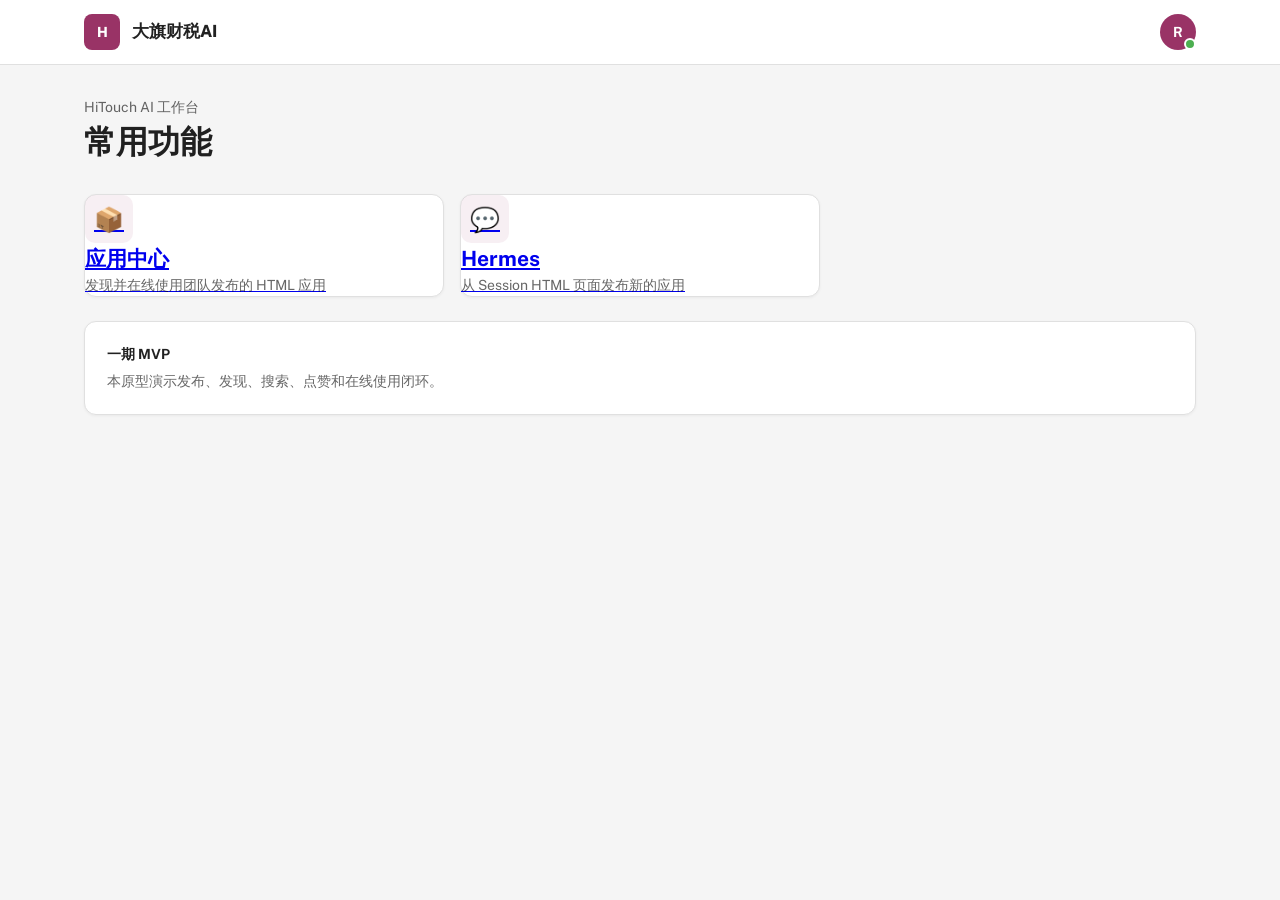
<file: app-center/prototype/modules/index.html>
<!doctype html>
<html lang="zh-CN">
<head>
  <meta charset="utf-8"><meta name="viewport" content="width=device-width,initial-scale=1">
  <title>HiTouch AI 工作台</title>
  <link rel="stylesheet" href="https://fonts.googleapis.com/css2?family=Public+Sans:wght@400;500;600;700;800&display=swap">
  <link rel="stylesheet" href="assets/base.css">
</head>
<body>
  <div data-appbar></div>
  <main class="page">
    <header style="margin-bottom:28px"><p class="muted">HiTouch AI 工作台</p><h1 style="font-size:2rem">常用功能</h1></header>
    <section class="grid">
      <a class="card home-card" href="app-center.html"><div class="app-icon">📦</div><div><h2>应用中心</h2><p class="muted">发现并在线使用团队发布的 HTML 应用</p></div></a>
      <a class="card home-card" href="session.html?reset=1"><div class="app-icon">💬</div><div><h2>Hermes</h2><p class="muted">从 Session HTML 页面发布新的应用</p></div></a>
    </section>
    <section class="card card-body" style="margin-top:24px"><strong>一期 MVP</strong><p class="muted" style="margin-top:6px">本原型演示发布、发现、搜索、点赞和在线使用闭环。</p></section>
  </main>
  <script src="assets/data.js"></script><script src="assets/common.js"></script>
  <script>if (HiTouchDemo.params().get("reset") === "1") HiTouchDemo.resetState();</script>
</body>
</html>
</file>
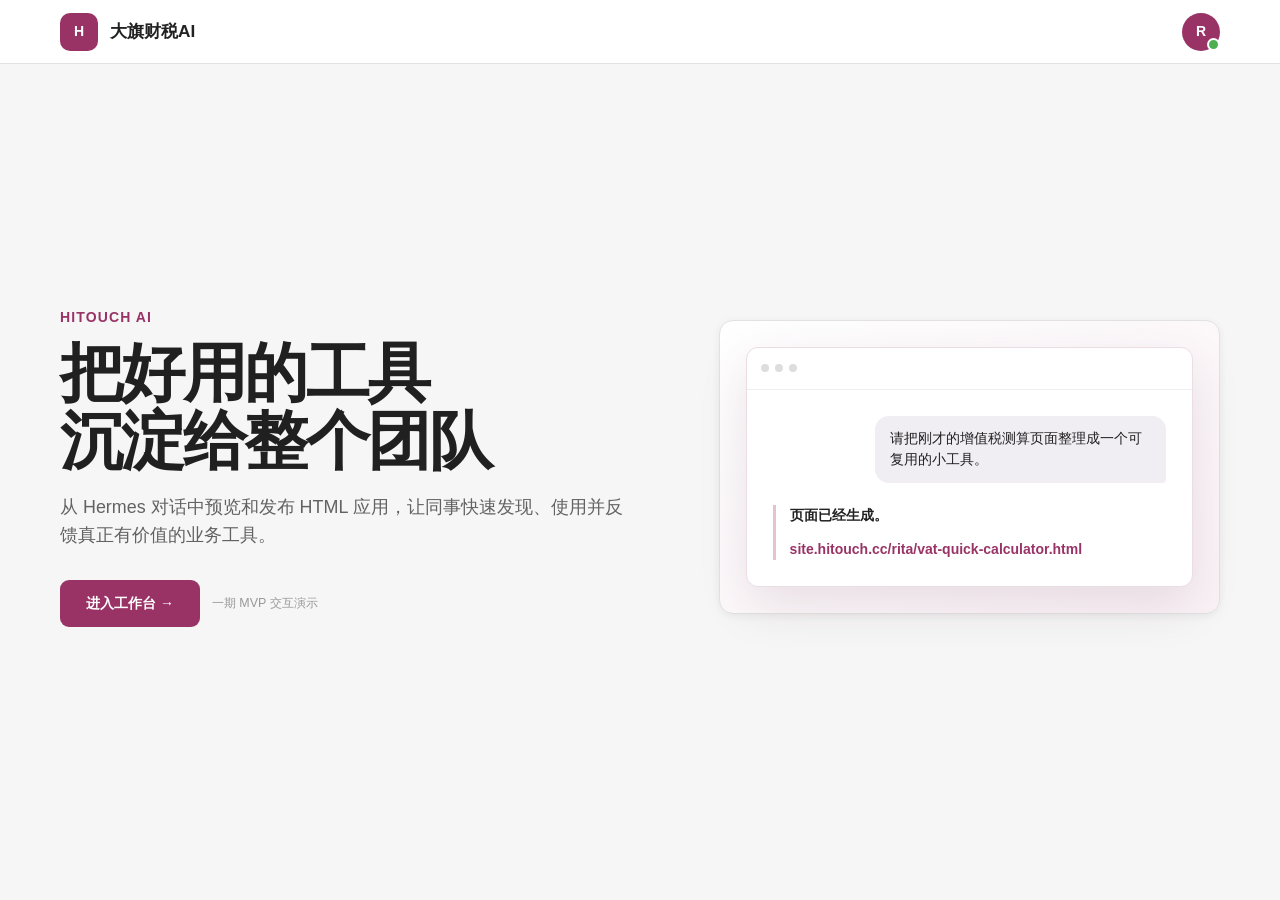
<file: app-center/prototype/应用中心一期Demo.html>
<!doctype html>
<html lang="zh-CN">
<head>
  <meta charset="utf-8">
  <meta name="viewport" content="width=device-width,initial-scale=1">
  <title>HiTouch 应用中心一期 MVP 演示</title>
  <style>
    :root {
      --brand: #993366;
      --brand-dark: #7a2952;
      --brand-light: rgba(153, 51, 102, .08);
      --text: rgba(0, 0, 0, .87);
      --muted: rgba(0, 0, 0, .60);
      --disabled: rgba(0, 0, 0, .38);
      --paper: #fff;
      --bg: #f6f6f6;
      --line: #e2e2e2;
      --success: #3d9b55;
      --error: #c62828;
      --radius: 14px;
      --shadow: 0 2px 8px rgba(0, 0, 0, .06);
    }
    * { box-sizing: border-box; margin: 0; padding: 0; }
    html, body { min-height: 100%; }
    body { color: var(--text); background: var(--bg); font: 14px/1.55 -apple-system, BlinkMacSystemFont, "Segoe UI", "PingFang SC", "Microsoft YaHei", sans-serif; }
    button, input, textarea { font: inherit; }
    button, a { -webkit-tap-highlight-color: transparent; }
    button:focus-visible, a:focus-visible, input:focus-visible, textarea:focus-visible { outline: 3px solid rgba(153,51,102,.22); outline-offset: 2px; }
    [data-view] { display: none; min-height: 100vh; }
    [data-view].active { display: block; }
    .appbar { height: 64px; border-bottom: 1px solid var(--line); background: var(--paper); }
    .appbar-inner { width: min(1160px, calc(100% - 40px)); height: 100%; margin: auto; display: flex; align-items: center; gap: 12px; }
    .brand-logo { width: 38px; height: 38px; border: 0; border-radius: 10px; color: #fff; background: var(--brand); display: grid; place-items: center; font-weight: 800; cursor: pointer; }
    .brand-name { flex: 1; font-size: 1.08rem; font-weight: 800; }
    .avatar { width: 38px; height: 38px; border-radius: 50%; background: var(--brand); color: #fff; display: grid; place-items: center; font-weight: 800; position: relative; }
    .avatar::after { content: ""; position: absolute; right: 0; bottom: 0; width: 9px; height: 9px; border-radius: 50%; background: #4caf50; border: 2px solid #fff; }
    .page { width: min(1160px, calc(100% - 40px)); margin: auto; padding: 34px 0 64px; }
    .page.narrow { width: min(760px, calc(100% - 40px)); }
    .muted { color: var(--muted); }
    .hint { color: var(--disabled); font-size: .78rem; }
    .back-link { border: 0; color: var(--brand); background: transparent; cursor: pointer; font-weight: 700; }
    .page-header { display: flex; align-items: center; gap: 14px; margin-bottom: 24px; flex-wrap: wrap; }
    .page-header h1 { flex: 1; font-size: 1.7rem; }
    .btn { border: 0; border-radius: 9px; padding: 10px 20px; cursor: pointer; font-weight: 750; display: inline-flex; justify-content: center; align-items: center; gap: 6px; }
    .btn-sm { padding: 7px 14px; font-size: .82rem; }
    .btn-primary { color: #fff; background: var(--brand); }
    .btn-primary:hover { background: var(--brand-dark); }
    .btn-outline { color: var(--brand); background: #fff; border: 1.5px solid var(--brand); }
    .btn-outline:hover { background: var(--brand-light); }
    .btn-ghost { color: var(--muted); background: transparent; }
    .btn:disabled { opacity: .5; cursor: not-allowed; }
    .card { border: 1px solid var(--line); border-radius: var(--radius); background: var(--paper); box-shadow: var(--shadow); }
    .card-body { padding: 24px; }

    .home-hero { min-height: calc(100vh - 64px); display: grid; grid-template-columns: 1.08fr .92fr; align-items: center; gap: 70px; }
    .eyebrow { color: var(--brand); font-weight: 800; letter-spacing: .08em; }
    .home-hero h1 { margin: 12px 0 18px; font-size: clamp(2.5rem, 5vw, 4.6rem); line-height: 1.06; letter-spacing: -.04em; }
    .home-hero .lead { max-width: 580px; color: var(--muted); font-size: 1.12rem; }
    .home-actions { margin-top: 30px; display: flex; gap: 12px; align-items: center; }
    .home-actions .btn { padding: 13px 26px; }
    .home-preview { padding: 26px; background: linear-gradient(145deg, #fff, #faf2f6); }
    .preview-window { overflow: hidden; border: 1px solid #eadde4; border-radius: 12px; background: #fff; box-shadow: 0 18px 50px rgba(83,31,57,.12); }
    .preview-top { height: 42px; padding: 0 14px; display: flex; align-items: center; gap: 6px; border-bottom: 1px solid #eee; }
    .dot { width: 8px; height: 8px; border-radius: 50%; background: #ddd; }
    .preview-body { padding: 26px; }
    .preview-message { width: 74%; margin-left: auto; padding: 12px 15px; border-radius: 14px 14px 4px 14px; background: #f0edf3; }
    .preview-answer { margin-top: 22px; padding-left: 14px; border-left: 3px solid #e3c3d2; }
    .preview-link { margin-top: 12px; color: var(--brand); font-weight: 800; }

    .global-rail { position: fixed; inset: 0 auto 0 0; z-index: 30; width: 58px; padding: 12px 8px; border-right: 1px solid #e8e3ea; background: #f8f6fa; display: flex; flex-direction: column; align-items: center; gap: 8px; }
    .global-rail[hidden] { display: none; }
    body.rail-visible [data-view].active { padding-left: 58px; }
    .session-shell { height: 100vh; display: grid; grid-template-columns: 278px minmax(460px, 1fr) 320px; background: #fbfafc; }
    .rail-logo, .rail-button { width: 40px; height: 40px; border: 0; border-radius: 10px; display: grid; place-items: center; cursor: pointer; background: transparent; }
    .rail-logo { color: #fff; background: var(--brand); font-weight: 800; }
    .rail-button { color: #726b78; }
    .rail-button.active { color: var(--brand); background: #f0e3eb; }
    .rail-spacer { flex: 1; }
    .session-list { padding: 18px; border-right: 1px solid #e8e3ea; background: #f7f5f8; }
    .session-list h2 { margin-bottom: 18px; }
    .conversation { padding: 12px; border-radius: 9px; color: var(--brand); background: #f0e3eb; font-weight: 750; }
    .chat { min-width: 0; display: flex; flex-direction: column; background: #fdfcfe; }
    .chat-header { min-height: 54px; padding: 15px 22px; color: #fff; background: linear-gradient(90deg, #a2386d, #902957); font-weight: 750; }
    .chat-scroll { flex: 1; overflow: auto; padding: 48px clamp(26px, 5vw, 70px); }
    .user-message { max-width: 440px; margin: 0 0 42px auto; padding: 15px 20px; border-radius: 18px 18px 6px 18px; background: #f0edf3; }
    .ai-message { padding-left: 20px; border-left: 3px solid #e5cbd8; line-height: 1.8; }
    .html-link { display: inline-block; margin-top: 14px; border: 0; color: var(--brand); background: transparent; font-weight: 800; cursor: pointer; text-align: left; overflow-wrap: anywhere; }
    .composer { margin: 0 36px 18px; padding: 18px; min-height: 105px; border: 1px solid #ddd7e0; border-radius: 18px; background: #fff; color: var(--disabled); }
    .workspace-panel { padding: 18px; border-left: 1px solid #e8e3ea; background: #f9f8fa; overflow: auto; }
    .workspace-panel h2 { margin-bottom: 16px; }
    .file { padding: 8px 4px; color: var(--muted); }
    .workspace-note { margin-top: 20px; padding: 10px; border-radius: 8px; color: #735263; background: #f3e8ee; font-size: .75rem; }

    .renderer { height: 100vh; display: flex; flex-direction: column; background: #ebe8ec; }
    .renderer-bar { min-height: 64px; padding: 10px 20px; display: flex; align-items: center; gap: 12px; border-bottom: 1px solid #ddd7e0; background: #fff; }
    .renderer-title { min-width: 0; flex: 1; }
    .renderer-title strong, .renderer-title span { display: block; overflow: hidden; text-overflow: ellipsis; white-space: nowrap; }
    .renderer-title span { color: var(--disabled); font-size: .72rem; }
    .renderer-actions { display: flex; gap: 8px; }
    .renderer-stage { flex: 1; min-height: 0; padding: 16px; }
    .artifact { height: 100%; overflow: auto; padding: clamp(30px, 5vw, 70px); border: 1px solid #d9d3dc; border-radius: 14px; background: linear-gradient(145deg, #fff, #fbf6f9 55%, #f4e4ec); }
    .artifact-inner { max-width: 900px; margin: auto; }
    .artifact-label { color: var(--brand); font-weight: 800; letter-spacing: 2px; }
    .artifact h1 { margin-top: 10px; font-size: clamp(2rem, 4vw, 3.2rem); }
    .artifact-grid { display: grid; grid-template-columns: repeat(3, 1fr); gap: 16px; margin-top: 32px; }
    .artifact-cell { padding: 20px; border: 1px solid #eadfe5; border-radius: 14px; background: rgba(255,255,255,.88); }
    .artifact-result { margin-top: 24px; padding: 22px; border-radius: 14px; color: #fff; background: var(--brand); }

    .field { margin-bottom: 16px; }
    .field label { display: block; margin-bottom: 6px; font-weight: 750; }
    .field input, .field textarea { width: 100%; border: 1px solid var(--line); border-radius: 9px; padding: 11px 12px; background: #fff; }
    .field textarea { min-height: 88px; resize: vertical; }
    .required, .error { color: var(--error); }
    .error { display: none; margin-top: 10px; font-size: .82rem; }
    .run-box { min-height: 390px; display: grid; place-items: center; text-align: center; }
    .run-toolbar { padding: 12px 16px; border-bottom: 1px solid var(--line); }
    table { width: 100%; border-collapse: collapse; }
    td { padding: 12px 14px; border-bottom: 1px solid var(--line); }
    td:first-child { width: 130px; color: var(--muted); }

    .search { position: relative; margin-bottom: 18px; }
    .search input { width: 100%; padding: 13px 16px 13px 44px; border: 1px solid var(--line); border-radius: 12px; background: #fff; }
    .search-icon { position: absolute; left: 15px; top: 12px; opacity: .45; }
    .search-hint { margin-top: 6px; color: var(--disabled); font-size: .76rem; }
    .sort-row { margin: 18px 0; display: flex; justify-content: space-between; gap: 14px; color: var(--muted); }
    .grid { display: grid; grid-template-columns: repeat(auto-fill, minmax(310px, 1fr)); gap: 16px; }
    .app-card { min-height: 250px; padding: 20px; display: flex; flex-direction: column; gap: 12px; transition: .2s; }
    .app-card:hover, .app-card.highlight { border-color: var(--brand); box-shadow: 0 5px 20px rgba(153,51,102,.14); transform: translateY(-2px); }
    .app-card.highlight { animation: highlight 1.5s ease; }
    @keyframes highlight { 0% { box-shadow: 0 0 0 5px rgba(153,51,102,.18); } 100% { box-shadow: var(--shadow); } }
    .app-main { display: flex; gap: 12px; }
    .app-icon { width: 48px; height: 48px; flex: 0 0 auto; border-radius: 10px; background: var(--brand-light); display: grid; place-items: center; font-size: 24px; }
    .app-info { min-width: 0; }
    .app-name { border: 0; padding: 0; color: var(--text); background: transparent; font-size: 1rem; font-weight: 800; cursor: pointer; text-align: left; }
    .app-name:hover, .detail-link:hover { color: var(--brand); }
    .app-author { margin-top: 2px; color: var(--muted); font-size: .78rem; }
    .app-problem { margin-top: 8px; color: var(--muted); }
    .app-scenario { margin-top: 5px; color: var(--disabled); }
    .app-summary { display: -webkit-box; overflow: hidden; -webkit-box-orient: vertical; -webkit-line-clamp: 2; }
    .detail-link { padding: 0; }
    .card-bottom { margin-top: auto; padding-top: 12px; border-top: 1px solid var(--line); display: flex; align-items: center; gap: 10px; flex-wrap: wrap; }
    .like-btn { border: 0; color: var(--muted); background: transparent; cursor: pointer; }
    .stat { color: var(--disabled); font-size: .78rem; }
    .use-btn { margin-left: auto; }
    .empty { padding: 50px 24px; text-align: center; color: var(--muted); }
    .detail-layout { display: grid; gap: 22px; }
    .detail-card { padding: 28px; }
    .detail-title { display: flex; align-items: center; gap: 14px; }
    .detail-section { margin-top: 28px; }
    .detail-section h3 { margin-bottom: 8px; font-size: .94rem; }
    .detail-copy { color: var(--muted); white-space: pre-wrap; line-height: 1.75; }
    .detail-stats { display: grid; grid-template-columns: repeat(3, minmax(0, 1fr)); gap: 12px; }
    .detail-stat { padding: 14px; border: 1px solid var(--line); border-radius: 10px; background: #fff; color: var(--muted); }
    .detail-stat strong { display: block; margin-top: 4px; color: var(--text); font-size: 1.35rem; }
    .detail-actions { display: flex; justify-content: flex-end; gap: 10px; }
    .toast { position: fixed; right: 24px; bottom: 24px; z-index: 100; padding: 12px 16px; border-radius: 10px; color: #fff; background: #2d2d2d; box-shadow: 0 8px 28px rgba(0,0,0,.22); }

    @media (max-width: 980px) {
      .home-hero { grid-template-columns: 1fr; gap: 30px; padding: 60px 0; }
      .session-shell { grid-template-columns: minmax(420px, 1fr); }
      .session-list, .workspace-panel { display: none; }
    }
    @media (max-width: 700px) {
      .appbar-inner, .page, .page.narrow { width: min(100% - 28px, 1160px); }
      .home-hero h1 { font-size: 2.65rem; }
      .home-preview { display: none; }
      .session-shell { grid-template-columns: minmax(0, 1fr); }
      .chat-scroll { padding: 28px 18px; }
      .composer { margin: 0 14px 14px; }
      .renderer-bar { flex-wrap: wrap; }
      .renderer-actions { width: 100%; }
      .renderer-actions .btn { flex: 1; }
      .artifact-grid, .grid { grid-template-columns: 1fr; }
      .detail-stats { grid-template-columns: 1fr; }
      .detail-actions { justify-content: stretch; }
      .detail-actions .btn { flex: 1; }
      .artifact { padding: 28px 20px; }
    }
  </style>
</head>
<body>
  <nav class="global-rail" id="global-rail" aria-label="HiTouch 主导航" hidden><button class="rail-logo" data-action="home" aria-label="返回首页">H</button><button class="rail-button" data-rail-module="chat" data-action="workspace" title="聊天" aria-label="聊天">💬</button><button class="rail-button" title="日历" aria-label="日历">🗓</button><button class="rail-button" title="知识" aria-label="知识">🧠</button><button class="rail-button app-center-entry" data-rail-module="app-center" data-action="app-center" title="应用中心" aria-label="应用中心">📦</button><div class="rail-spacer"></div></nav>
  <section data-view="home" class="active">
    <header class="appbar"><div class="appbar-inner"><button class="brand-logo" data-action="home">H</button><div class="brand-name">大旗财税AI</div><div class="avatar">R</div></div></header>
    <main class="page home-hero">
      <div><div class="eyebrow">HITOUCH AI</div><h1>把好用的工具<br>沉淀给整个团队</h1><p class="lead">从 Hermes 对话中预览和发布 HTML 应用，让同事快速发现、使用并反馈真正有价值的业务工具。</p><div class="home-actions"><button class="btn btn-primary" data-action="workspace">进入工作台 →</button><span class="hint">一期 MVP 交互演示</span></div></div>
      <div class="home-preview card"><div class="preview-window"><div class="preview-top"><i class="dot"></i><i class="dot"></i><i class="dot"></i></div><div class="preview-body"><div class="preview-message">请把刚才的增值税测算页面整理成一个可复用的小工具。</div><div class="preview-answer"><strong>页面已经生成。</strong><div class="preview-link">site.hitouch.cc/rita/vat-quick-calculator.html</div></div></div></div></div>
    </main>
  </section>

  <section data-view="workspace">
    <main class="session-shell">
      <aside class="session-list"><h2>聊天</h2><div class="conversation">增值税快速测算工具</div><p class="hint" style="margin-top:18px">从对话正文打开 HTML 页面。</p></aside>
      <section class="chat"><header class="chat-header">增值税快速测算工具</header><div class="chat-scroll"><div class="user-message">请把刚才的增值税测算页面整理成一个可复用的小工具。</div><div class="ai-message"><p>页面已经生成，你可以先查看运行效果。</p><button class="html-link" data-action="artifact">https://site.hitouch.cc/rita/vat-quick-calculator.html</button><p class="hint">点击地址，在 HiTouch 当前页面预览。</p></div></div><div class="composer">消息 HiTouch…<div style="margin-top:34px">📎　📁　◐ medium　　　　　　　　　↑</div></div></section>
      <aside class="workspace-panel"><h2>Workspace</h2><div class="file">📁 public</div><div class="file">📄 vat-quick-calculator.html</div><div class="file">📄 calculator-data.json</div><p class="workspace-note">Workspace 只展示文件；应用发布入口在对话正文的 HTML 预览中。</p></aside>
    </main>
  </section>

  <section data-view="artifact">
    <main class="renderer"><header class="renderer-bar"><button class="back-link" data-action="workspace">← 返回 Session</button><div class="renderer-title"><strong>增值税快速测算工具.html</strong><span>来自当前 Session 对话 · site.hitouch.cc/rita/vat-quick-calculator.html</span></div><div class="renderer-actions"><button class="btn btn-primary btn-sm" data-action="publish-form">📦 发布到应用中心</button></div></header><div class="renderer-stage"><div class="artifact"><div class="artifact-inner"><div class="artifact-label">HITOUCH HTML ARTIFACT</div><h1>🧮 增值税快速测算工具</h1><p class="muted" style="margin-top:12px;font-size:1rem">输入业务数据，即时完成税额测算并生成清晰结果。</p><div class="artifact-grid"><div class="artifact-cell"><span class="muted">纳税人类型</span><h2>一般纳税人</h2></div><div class="artifact-cell"><span class="muted">未税金额</span><h2>¥100,000</h2></div><div class="artifact-cell"><span class="muted">适用税率</span><h2>6%</h2></div></div><div class="artifact-result"><span>预计税费合计</span><h2>¥8,210.00</h2></div></div></div></div></main>
  </section>

  <section data-view="publish-form"><header class="appbar"><div class="appbar-inner"><button class="brand-logo" data-action="home">H</button><div class="brand-name">大旗财税AI</div><div class="avatar">R</div></div></header><main class="page narrow"><header class="page-header"><button class="back-link" data-action="artifact">← 返回 HTML 页面</button><h1>确认应用信息</h1></header><section class="card card-body"><p class="muted" style="margin-bottom:20px">请填写应用信息。第一期发布后将创建一个新应用。</p><div class="field"><label>应用名称 <span class="required">*</span></label><input id="publish-name" placeholder="例如：增值税快速测算工具"></div><div class="field"><label>图标 <span class="required">*</span></label><input id="publish-icon" placeholder="例如：🧮"></div><div class="field"><label>解决的问题 <span class="required">*</span></label><textarea id="publish-problem" placeholder="说明应用帮助用户解决什么问题"></textarea></div><div class="field"><label>适用场景 <span class="required">*</span></label><textarea id="publish-scenario" placeholder="说明在什么场景下使用"></textarea></div><button class="btn btn-primary" style="width:100%" data-action="publish-next">下一步：页面预览 →</button><div class="error" id="publish-form-error"></div></section></main></section>

  <section data-view="publish-preview"><header class="appbar"><div class="appbar-inner"><button class="brand-logo" data-action="home">H</button><div class="brand-name">大旗财税AI</div><div class="avatar">R</div></div></header><main class="page narrow"><header class="page-header"><button class="back-link" data-action="publish-form">← 上一步</button><h1>页面预览与确认发布</h1></header><section class="card"><div class="run-toolbar"><strong id="preview-title"></strong></div><div class="run-box" id="publish-preview-box"></div></section><section class="card card-body" style="margin-top:18px"><h3>📋 发布确认</h3><table id="publish-summary" style="margin-top:10px"></table><div style="display:flex;gap:8px;margin-top:18px"><button class="btn btn-primary" style="flex:1" data-action="publish-confirm">确认发布</button><button class="btn btn-ghost" data-action="artifact">取消</button></div><div class="error" id="publish-confirm-error"></div><p class="hint" style="margin-top:10px">发布后立即对全部已登录同事可见，无需审批。</p></section></main></section>

  <section data-view="app-center"><header class="appbar"><div class="appbar-inner"><div class="brand-name">大旗财税AI</div><div class="avatar">R</div></div></header><main class="page"><header class="page-header"><h1>应用中心</h1></header><div class="search"><span class="search-icon">🔍</span><input id="app-search" type="search" placeholder="搜索应用名称、解决的问题、适用场景…"><div class="search-hint">搜索范围：应用名称 · 解决的问题 · 适用场景</div></div><div class="sort-row"><span>默认按点赞人数排序，同赞时发布时间更晚的应用在前</span><span id="app-count"></span></div><section class="grid" id="app-grid"></section></main></section>

  <section data-view="app-detail"><header class="appbar"><div class="appbar-inner"><div class="brand-name">大旗财税AI</div><div class="avatar">R</div></div></header><main class="page narrow"><header class="page-header"><button class="back-link" data-action="app-center">← 返回应用中心</button><h1>应用详情</h1></header><div id="app-detail-content"></div></main></section>

  <section data-view="app-run"><main class="renderer"><header class="renderer-bar"><button class="back-link" data-action="app-center">← 返回应用中心</button><div class="renderer-title"><strong id="run-file-name"></strong><span id="run-file-source"></span></div></header><div class="renderer-stage"><div class="artifact"><div class="artifact-inner" id="run-artifact"></div></div></div></main></section>

  <script id="demo-logic">
    const seedApps = [
      { id: 1, name: "增值税计算器", icon: "🧮", author: "Rita", problem: "快速计算增值税及附加税费，支持一般纳税人和小规模纳税人。", scenario: "销售与财务日常报价、开票前的税额核算", likes: 42, usageCount: 356, usageUsers: 89, version: "1.0.0", publishedAt: "2026-07-15", online: true },
      { id: 2, name: "个税测算工具", icon: "💰", author: "Rita", problem: "输入税前工资，自动计算个税、社保公积金。", scenario: "HR 薪酬核算、员工预估税后收入", likes: 38, usageCount: 289, usageUsers: 67, version: "1.0.0", publishedAt: "2026-07-14", online: true },
      { id: 3, name: "香港利得税测算", icon: "🇭🇰", author: "William", problem: "根据香港公司收入和可扣除开支测算利得税。", scenario: "香港公司年度税务申报前的税额预估", likes: 35, usageCount: 203, usageUsers: 52, version: "1.0.0", publishedAt: "2026-07-10", online: true },
      { id: 4, name: "汇率转换器", icon: "💱", author: "Jett", problem: "实时汇率查询与多币种批量换算。", scenario: "跨境业务报价、外币合同金额换算", likes: 31, usageCount: 412, usageUsers: 76, version: "1.0.0", publishedAt: "2026-07-12", online: true },
      { id: 5, name: "客户信息收集表", icon: "📝", author: "William", problem: "标准化客户信息收集并生成在线表单。", scenario: "新客户接洽时的信息登记与归档", likes: 25, usageCount: 156, usageUsers: 41, version: "1.0.0", publishedAt: "2026-07-08", online: true }
    ];
    const initialState = () => ({
      currentView: "home",
      apps: structuredClone(seedApps),
      likedIds: new Set([2]),
      usedIds: new Set(),
      processedPublicationIds: new Map(),
      currentAppId: null,
      draft: { name: "", icon: "", problem: "", scenario: "" },
      publicationId: "publication-demo-1",
      publishedAppId: null,
      search: "",
      toast: ""
    });
    let state = initialState();
    function normalizeName(name) { return String(name || "").trim().replace(/\s+/g, " ").toLocaleLowerCase("zh-CN"); }
    function validateDraft(draft) {
      const clean = { name: String(draft.name || "").trim(), icon: String(draft.icon || "").trim(), problem: String(draft.problem || "").trim(), scenario: String(draft.scenario || "").trim() };
      if (!clean.name || !clean.icon || !clean.problem || !clean.scenario) return { ok: false, error: "请填写应用名称、图标、解决的问题和适用场景。", clean };
      if (state.apps.some(app => normalizeName(app.name) === normalizeName(clean.name))) return { ok: false, error: `名称「${clean.name}」已被占用，请换一个。`, clean };
      return { ok: true, clean };
    }
    function getRailModule(view) {
      if (view === "home") return null;
      return ["app-center", "app-detail", "app-run"].includes(view) ? "app-center" : "chat";
    }
    function navigate(view, payload = {}) {
      state.currentView = view;
      if (payload.appId !== undefined) state.currentAppId = Number(payload.appId);
      window.renderDemo?.();
      return state.currentView;
    }
    function publishApp(draft) {
      if (state.processedPublicationIds.has(state.publicationId)) return { ok: true, appId: state.processedPublicationIds.get(state.publicationId), duplicate: true };
      const validation = validateDraft(draft);
      if (!validation.ok) return validation;
      const appId = state.apps.length ? Math.max(...state.apps.map(app => app.id)) + 1 : 1;
      state.apps.push({ id: appId, ...validation.clean, author: "Rita", likes: 0, usageCount: 0, usageUsers: 0, version: "1.0.0", publishedAt: new Date().toISOString().slice(0, 10), online: true });
      state.processedPublicationIds.set(state.publicationId, appId);
      state.publishedAppId = appId;
      state.toast = "发布成功，应用已进入应用中心。";
      state.currentView = "app-center";
      window.renderDemo?.();
      return { ok: true, appId, duplicate: false };
    }
    function toggleLike(appId) {
      const app = state.apps.find(item => item.id === Number(appId));
      if (!app) return null;
      if (state.likedIds.has(app.id)) { state.likedIds.delete(app.id); app.likes = Math.max(0, app.likes - 1); }
      else { state.likedIds.add(app.id); app.likes += 1; }
      window.renderDemo?.();
      return app;
    }
    function openAppDetail(appId) {
      const app = state.apps.find(item => item.id === Number(appId) && item.online);
      if (!app) return null;
      state.currentAppId = app.id;
      state.currentView = "app-detail";
      window.renderDemo?.();
      return app;
    }
    function openApp(appId) {
      const app = state.apps.find(item => item.id === Number(appId) && item.online);
      if (!app) return null;
      app.usageCount += 1;
      if (!state.usedIds.has(app.id)) { state.usedIds.add(app.id); app.usageUsers += 1; }
      state.currentAppId = app.id;
      state.currentView = "app-run";
      window.renderDemo?.();
      return app;
    }
    function resetDemo() { state = initialState(); window.renderDemo?.(); return state; }
    window.DemoApp = { getState: () => state, normalizeName, validateDraft, getRailModule, navigate, publishApp, toggleLike, openAppDetail, openApp, resetDemo };
  </script>
  <script>
    const D = window.DemoApp;
    const escapeHtml = value => String(value ?? "").replace(/&/g, "&amp;").replace(/</g, "&lt;").replace(/>/g, "&gt;").replace(/"/g, "&quot;");
    function showToast(message) { document.querySelector(".toast")?.remove(); if (!message) return; const node = document.createElement("div"); node.className = "toast"; node.textContent = message; document.body.appendChild(node); setTimeout(() => node.remove(), 3000); }
    function renderPublishForm() {
      const state = D.getState();
      document.getElementById("publish-name").value = state.draft.name;
      document.getElementById("publish-icon").value = state.draft.icon;
      document.getElementById("publish-problem").value = state.draft.problem;
      document.getElementById("publish-scenario").value = state.draft.scenario;
      document.getElementById("publish-form-error").style.display = "none";
    }
    function readDraft() { return { name: document.getElementById("publish-name").value.trim(), icon: document.getElementById("publish-icon").value.trim(), problem: document.getElementById("publish-problem").value.trim(), scenario: document.getElementById("publish-scenario").value.trim() }; }
    function goToPublishPreview() { const state = D.getState(); const draft = readDraft(); const result = D.validateDraft(draft); if (!result.ok) { const error = document.getElementById("publish-form-error"); error.textContent = result.error; error.style.display = "block"; return; } state.draft = result.clean; D.navigate("publish-preview"); }
    function renderPublishPreview() { const draft = D.getState().draft; document.getElementById("preview-title").textContent = `▶️ ${draft.name} — 预览`; document.getElementById("publish-preview-box").innerHTML = `<div><div style="font-size:58px">${escapeHtml(draft.icon)}</div><h2>${escapeHtml(draft.name)}</h2><p class="muted">作者：Rita（系统确定）</p><p class="hint" style="margin-top:12px">HTML 快照：增值税快速测算工具.html</p></div>`; document.getElementById("publish-summary").innerHTML = `<tr><td>名称</td><td>${escapeHtml(draft.name)}</td></tr><tr><td>操作</td><td>创建新应用</td></tr><tr><td>版本</td><td>v1.0.0</td></tr><tr><td>初始统计</td><td>点赞 0 · 使用人数 0 · 使用次数 0</td></tr>`; }
    function confirmPublish() { const result = D.publishApp(D.getState().draft); if (!result.ok) { const error = document.getElementById("publish-confirm-error"); error.textContent = result.error; error.style.display = "block"; } }
    function renderAppCenter() { const state = D.getState(); const query = state.search.trim().toLocaleLowerCase("zh-CN"); const apps = state.apps.filter(app => app.online && (!query || [app.name, app.problem, app.scenario].some(value => value.toLocaleLowerCase("zh-CN").includes(query)))).sort((a,b) => b.likes - a.likes || new Date(b.publishedAt) - new Date(a.publishedAt)); document.getElementById("app-search").value = state.search; document.getElementById("app-count").textContent = `共 ${apps.length} 个应用`; document.getElementById("app-grid").innerHTML = apps.length ? apps.map(app => `<article class="card app-card ${app.id === state.publishedAppId ? "highlight" : ""}"><div class="app-main"><div class="app-icon">${escapeHtml(app.icon)}</div><div class="app-info"><button class="app-name detail-link" data-detail="${app.id}">${escapeHtml(app.name)}</button><div class="app-author">${escapeHtml(app.author)} · v${app.version}</div><div class="app-problem app-summary">${escapeHtml(app.problem)}</div><div class="app-scenario app-summary">适用：${escapeHtml(app.scenario)}</div></div></div><div class="card-bottom"><button class="like-btn" data-like="${app.id}">${state.likedIds.has(app.id) ? "👍" : "👍🏻"} ${app.likes}</button><span class="stat" title="使用人数">👤 ${app.usageUsers}</span><span class="stat" title="使用次数">▶️ ${app.usageCount}</span><button class="btn btn-ghost btn-sm" data-detail="${app.id}">查看详情</button><button class="btn btn-primary btn-sm use-btn" data-use="${app.id}">▶ 使用</button></div></article>`).join("") : `<div class="card empty" style="grid-column:1/-1">没有找到匹配的应用</div>`; document.querySelectorAll("[data-like]").forEach(button => button.onclick = () => D.toggleLike(button.dataset.like)); document.querySelectorAll("[data-use]").forEach(button => button.onclick = () => D.openApp(button.dataset.use)); document.querySelectorAll("[data-detail]").forEach(button => button.onclick = () => D.openAppDetail(button.dataset.detail)); if (state.toast) { showToast(state.toast); state.toast = ""; } }
    function renderAppDetail() { const state = D.getState(); const app = state.apps.find(item => item.id === state.currentAppId && item.online); if (!app) { D.navigate("app-center"); return; } const liked = state.likedIds.has(app.id); document.getElementById("app-detail-content").innerHTML = `<div class="detail-layout"><section class="detail-stats"><div class="detail-stat">👍 点赞人数 <strong>${app.likes}</strong></div><div class="detail-stat">👤 使用人数 <strong>${app.usageUsers}</strong></div><div class="detail-stat">▶️ 使用次数 <strong>${app.usageCount}</strong></div></section><div class="detail-actions"><button class="btn btn-outline" data-detail-like="${app.id}">${liked ? "👍 已点赞" : "👍 点赞"}</button><button class="btn btn-primary" data-detail-use="${app.id}">▶ 使用</button></div><section class="card detail-card"><div class="detail-title"><div class="app-icon">${escapeHtml(app.icon)}</div><div><h2>${escapeHtml(app.name)}</h2><div class="app-author">${escapeHtml(app.author)} · v${escapeHtml(app.version)} · 发布于 ${escapeHtml(app.publishedAt)}</div></div></div><div class="detail-section"><h3>解决的问题</h3><p class="detail-copy">${escapeHtml(app.problem)}</p></div><div class="detail-section"><h3>适用场景</h3><p class="detail-copy">${escapeHtml(app.scenario)}</p></div></section></div>`; document.querySelector("[data-detail-like]").onclick = () => D.toggleLike(app.id); document.querySelector("[data-detail-use]").onclick = () => D.openApp(app.id); }
    function renderAppRun() { const app = D.getState().apps.find(item => item.id === D.getState().currentAppId); if (!app) { D.navigate("app-center"); return; } document.getElementById("run-file-name").textContent = app.name; document.getElementById("run-file-source").textContent = `${app.author} · v${app.version} · 已成功加载`; document.getElementById("run-artifact").innerHTML = `<div class="artifact-label">HITOUCH APP SNAPSHOT</div><h1>${escapeHtml(app.icon)} ${escapeHtml(app.name)}</h1><p class="muted" style="margin-top:12px;font-size:1rem">${escapeHtml(app.problem)}</p><div class="artifact-grid"><div class="artifact-cell"><span class="muted">应用版本</span><h2>v${app.version}</h2></div><div class="artifact-cell"><span class="muted">作者</span><h2>${escapeHtml(app.author)}</h2></div><div class="artifact-cell"><span class="muted">适用场景</span><h2>${escapeHtml(app.scenario)}</h2></div></div><div class="artifact-result"><span>运行状态</span><h2>HTML 快照已成功加载</h2></div>`; }
    function renderGlobalRail() { const module = D.getRailModule(D.getState().currentView); const rail = document.getElementById("global-rail"); rail.hidden = module === null; document.body.classList.toggle("rail-visible", module !== null); rail.querySelectorAll("[data-rail-module]").forEach(button => button.classList.toggle("active", button.dataset.railModule === module)); }
    window.renderDemo = function () { const state = D.getState(); renderGlobalRail(); document.querySelectorAll("[data-view]").forEach(view => view.classList.toggle("active", view.dataset.view === state.currentView)); if (state.currentView === "publish-form") renderPublishForm(); if (state.currentView === "publish-preview") renderPublishPreview(); if (state.currentView === "app-center") renderAppCenter(); if (state.currentView === "app-detail") renderAppDetail(); if (state.currentView === "app-run") renderAppRun(); window.scrollTo?.(0,0); };
    document.addEventListener("click", event => { const target = event.target.closest("[data-action]"); if (!target) return; const action = target.dataset.action; if (action === "publish-next") goToPublishPreview(); else if (action === "publish-confirm") confirmPublish(); else D.navigate(action); });
    document.getElementById("app-search").addEventListener("input", event => { D.getState().search = event.target.value; renderAppCenter(); });
    D.resetDemo();
  </script>
</body>
</html>
</file>
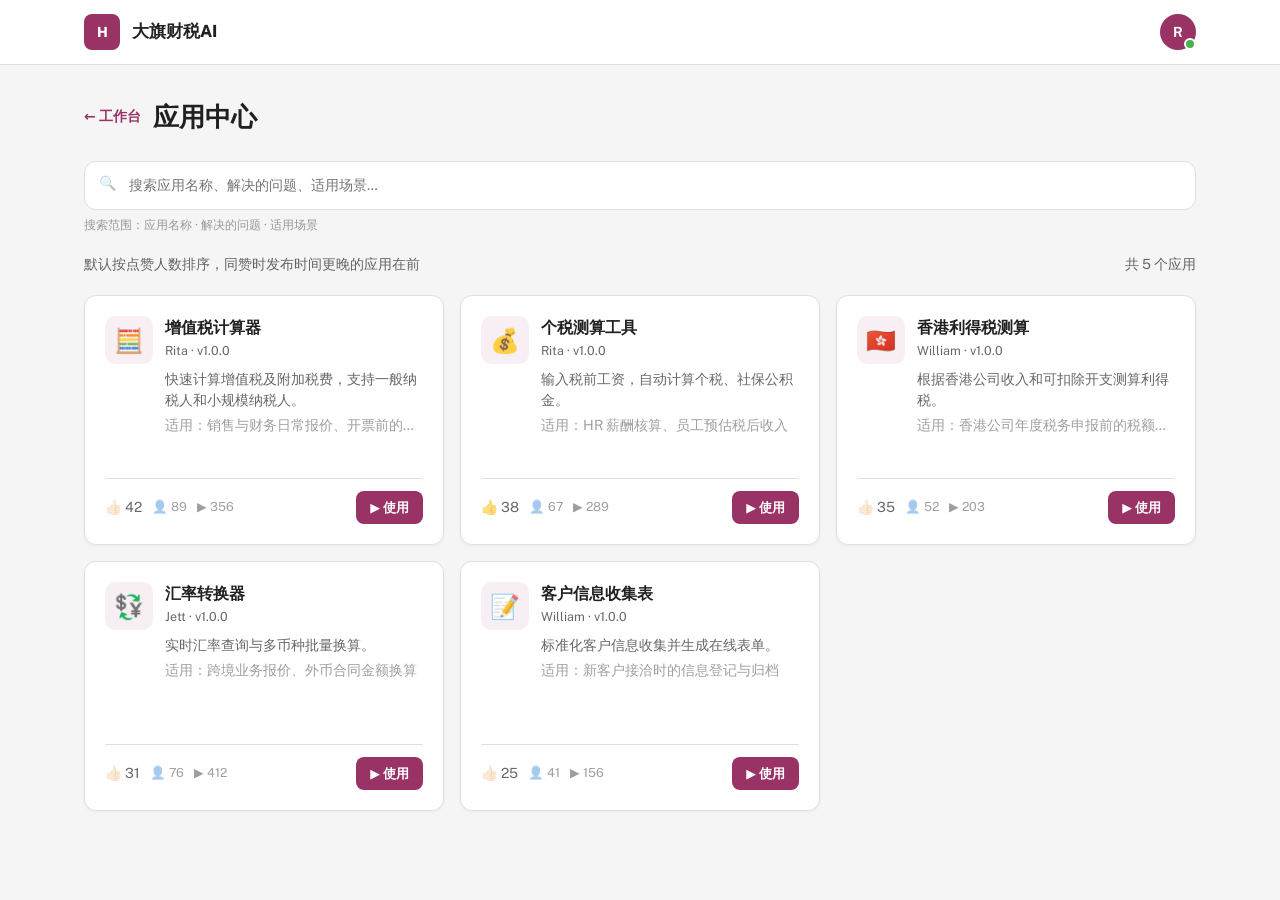
<file: app-center/prototype/modules/app-center.html>
<!doctype html>
<html lang="zh-CN">
<head>
  <meta charset="utf-8"><meta name="viewport" content="width=device-width,initial-scale=1">
  <title>应用中心 — HiTouch AI</title>
  <link rel="stylesheet" href="https://fonts.googleapis.com/css2?family=Public+Sans:wght@400;500;600;700;800&display=swap">
  <link rel="stylesheet" href="assets/base.css">
</head>
<body>
  <div data-appbar></div>
  <main class="page">
    <header class="page-header">
      <a class="back-link" href="index.html">← 工作台</a><h1>应用中心</h1>
    </header>
    <div class="search"><span class="search-icon">🔍</span><input id="search" type="search" placeholder="搜索应用名称、解决的问题、适用场景…" aria-label="搜索应用"><div class="search-hint">搜索范围：应用名称 · 解决的问题 · 适用场景</div></div>
    <div class="sort-row"><span>默认按点赞人数排序，同赞时发布时间更晚的应用在前</span><span id="count"></span></div>
    <section class="grid" id="app-grid"></section>
  </main>
  <script src="assets/data.js"></script><script src="assets/common.js"></script>
  <script>
    const D = HiTouchDemo;
    const grid = document.getElementById("app-grid");
    const search = document.getElementById("search");

    function render() {
      const state = D.loadState();
      const query = search.value.trim().toLocaleLowerCase("zh-CN");
      const apps = state.apps
        .filter(app => app.online && (!query || [app.name, app.problem, app.scenario].some(value => value.toLocaleLowerCase("zh-CN").includes(query))))
        .sort((a, b) => b.likes - a.likes || new Date(b.publishedAt) - new Date(a.publishedAt));
      document.getElementById("count").textContent = `共 ${apps.length} 个应用`;
      grid.innerHTML = apps.length ? apps.map(app => `
        <article class="card app-card">
          <div class="app-main">
            <div class="app-icon">${D.escapeHtml(app.icon)}</div>
            <div class="app-info"><div class="app-name">${D.escapeHtml(app.name)}</div><div class="app-author">${D.escapeHtml(app.author)} · v${D.escapeHtml(app.version)}</div><div class="app-problem">${D.escapeHtml(app.problem)}</div><div class="app-scenario">适用：${D.escapeHtml(app.scenario)}</div></div>
          </div>
          <div class="card-bottom"><button class="like-btn" data-like="${app.id}" aria-pressed="${state.likedIds.includes(app.id)}">${state.likedIds.includes(app.id) ? "👍" : "👍🏻"} ${app.likes}</button><span class="stat" title="使用人数">👤 ${app.usageUsers}</span><span class="stat" title="使用次数">▶️ ${app.usageCount}</span><a class="btn btn-primary btn-sm use-btn" href="${D.path("renderer.html", { appId: app.id, from: "app-center.html" })}">▶ 使用</a></div>
        </article>`).join("") : `<div class="card empty" style="grid-column:1/-1">没有找到匹配的应用</div>`;
      grid.querySelectorAll("[data-like]").forEach(button => button.onclick = () => {
        D.toggleLike(button.dataset.like);
        render();
      });
    }

    search.oninput = render;
    render();
    if (D.params().get("published") === "1") HiTouchUI.toast("发布成功，应用已对全部已登录同事可见。");
  </script>
</body>
</html>
</file>
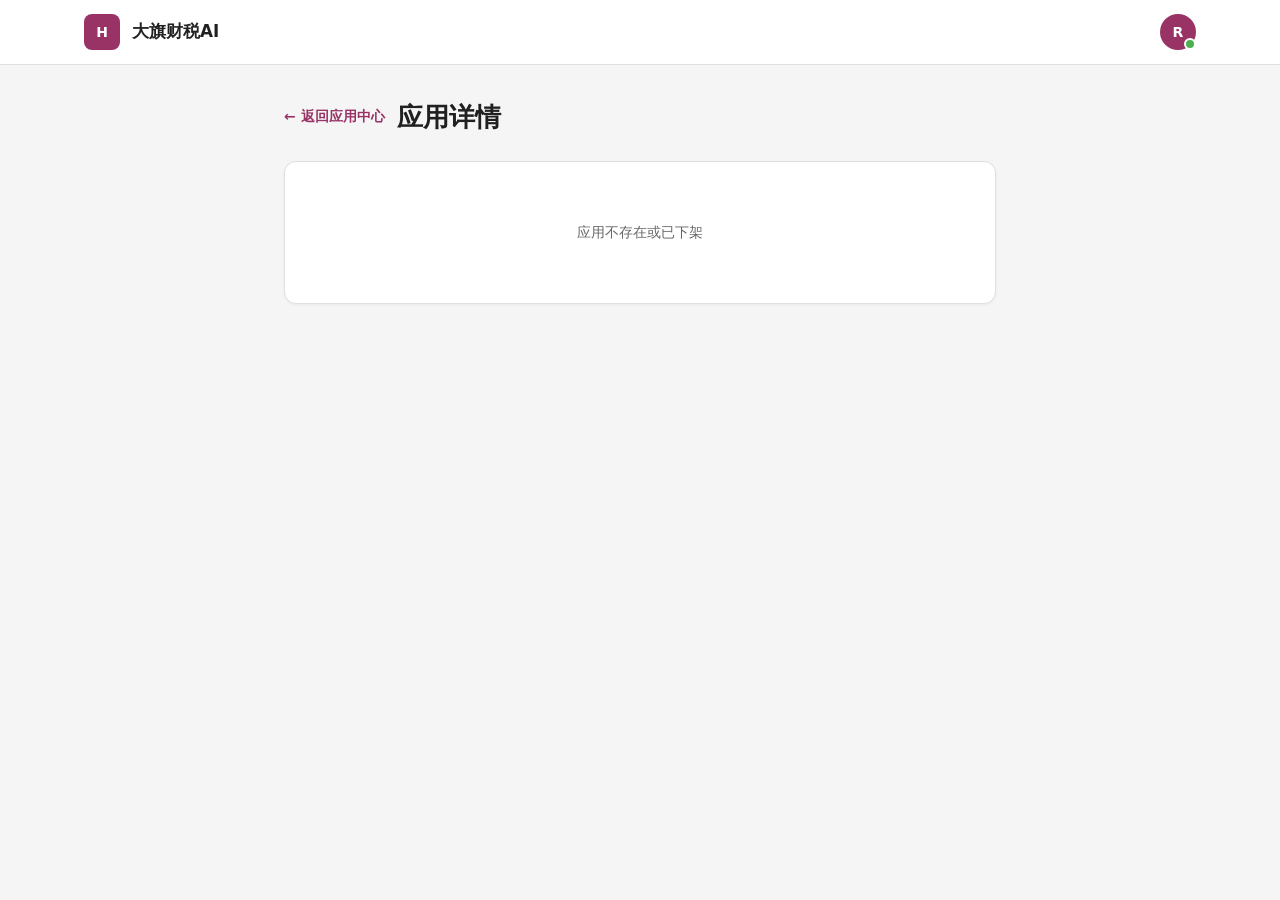
<file: app-center/prototype/modules/app-detail.html>
<!doctype html><html lang="zh-CN"><head><meta charset="utf-8"><meta name="viewport" content="width=device-width,initial-scale=1"><title>应用详情</title><link rel="stylesheet" href="assets/base.css"></head><body><div data-appbar></div><main class="page narrow"><header class="page-header"><a class="back-link" href="app-center.html">← 返回应用中心</a><h1>应用详情</h1></header><div id="content"></div></main><script src="assets/data.js"></script><script src="assets/common.js"></script><script>const D=HiTouchDemo,id=Number(D.params().get('id')),app=D.getApp(id);const c=document.getElementById('content');if(!app||!app.online)c.innerHTML='<section class="card empty">应用不存在或已下架</section>';else c.innerHTML=`<section class="card card-body"><div class="app-main"><div class="app-icon">${D.escapeHtml(app.icon)}</div><div><h2>${D.escapeHtml(app.name)}</h2><div class="app-author">${D.escapeHtml(app.author)} · v${app.version} · 发布于 ${app.publishedAt}</div></div></div><h3 class="section-title">解决的问题</h3><p>${D.escapeHtml(app.problem)}</p><h3 class="section-title">适用场景</h3><p>${D.escapeHtml(app.scenario)}</p></section><section class="card card-body" style="margin-top:16px"><div class="stats">👍 点赞人数 ${app.likes}　👤 使用人数 ${app.usageUsers}　▶ 使用次数 ${app.usageCount}</div><div class="dialog-actions"><button class="btn btn-outline" id="like">${D.loadState().likedIds.includes(app.id)?'👍 已点赞':'👍 点赞'}</button><a class="btn btn-primary" href="renderer.html?appId=${app.id}&from=app-detail.html">▶ 使用</a></div></section>`;document.getElementById('like')?.addEventListener('click',()=>{D.toggleLike(app.id);location.reload()});</script></body></html>
</file>
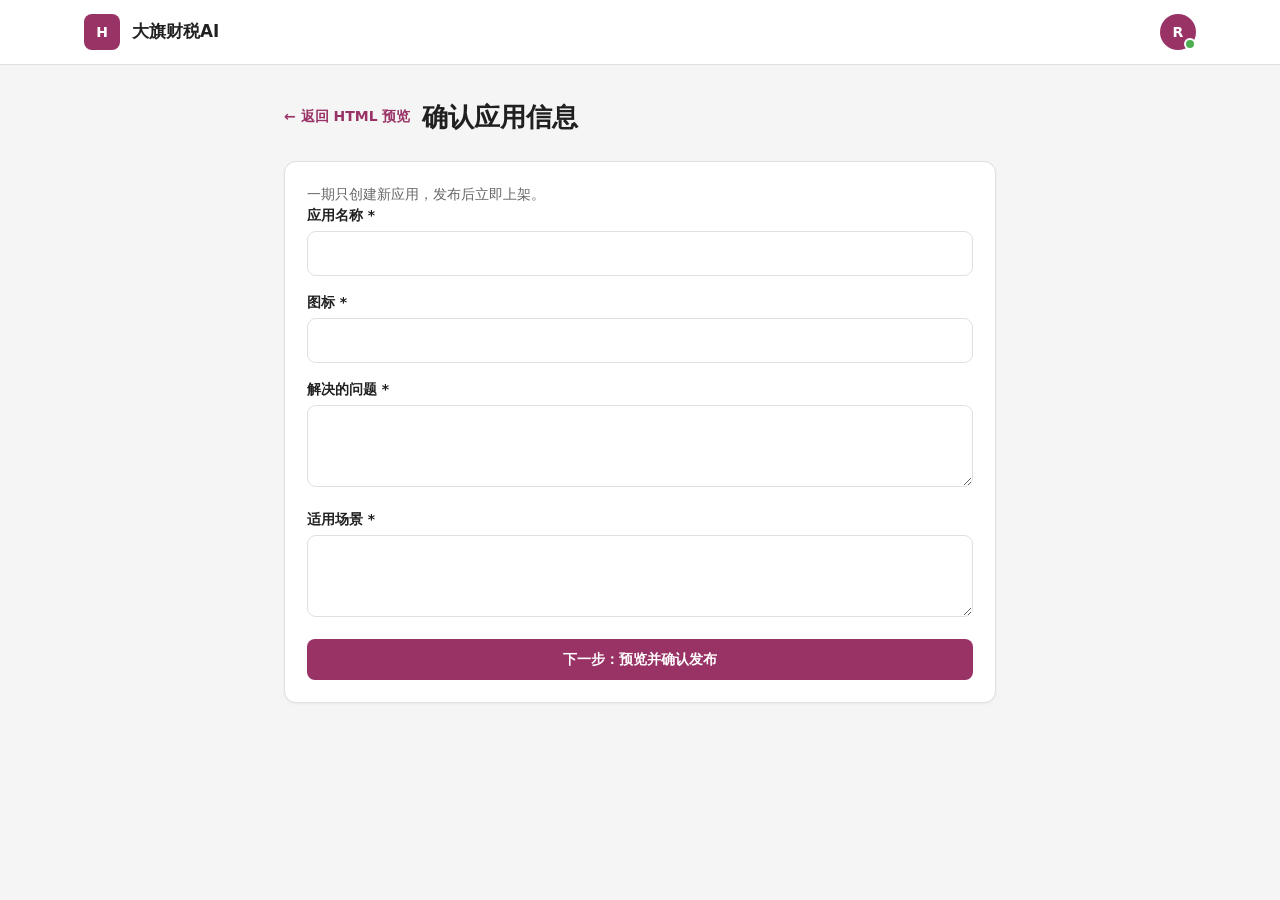
<file: app-center/prototype/modules/publish.html>
<!doctype html><html lang="zh-CN"><head><meta charset="utf-8"><meta name="viewport" content="width=device-width,initial-scale=1"><title>发布应用</title><link rel="stylesheet" href="assets/base.css"></head><body><div data-appbar></div><main class="page narrow"><header class="page-header"><a class="back-link" href="renderer.html">← 返回 HTML 预览</a><h1>确认应用信息</h1></header><section class="card card-body"><p class="muted">一期只创建新应用，发布后立即上架。</p><div class="field"><label>应用名称 *</label><input></div><div class="field"><label>图标 *</label><input></div><div class="field"><label>解决的问题 *</label><textarea></textarea></div><div class="field"><label>适用场景 *</label><textarea></textarea></div><button class="btn btn-primary" style="width:100%">下一步：预览并确认发布</button></section></main><script src="assets/common.js"></script></body></html>
</file>
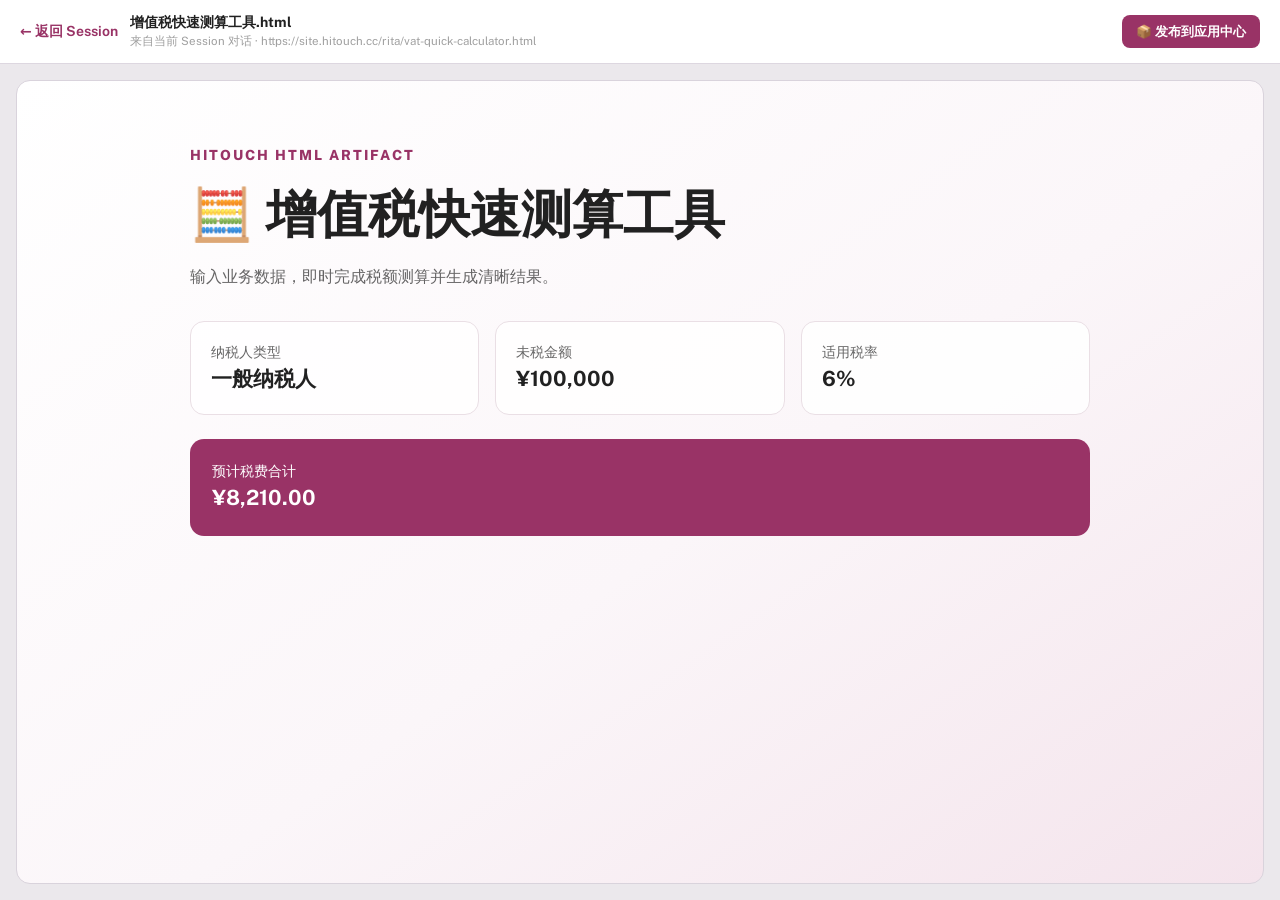
<file: app-center/prototype/modules/renderer.html>
<!doctype html>
<html lang="zh-CN">
<head>
  <meta charset="utf-8"><meta name="viewport" content="width=device-width,initial-scale=1">
  <title>HTML 渲染器 — HiTouch AI</title>
  <link rel="stylesheet" href="https://fonts.googleapis.com/css2?family=Public+Sans:wght@400;500;600;700;800&display=swap">
  <link rel="stylesheet" href="assets/base.css">
</head>
<body class="renderer-page">
  <main class="renderer">
    <header class="renderer-bar"><a class="back-link" id="back">← 返回</a><div class="renderer-title"><strong id="file-name"></strong><span id="file-source"></span></div><div class="renderer-actions"><a class="btn btn-primary btn-sm" id="publish">📦 发布到应用中心</a></div></header>
    <section class="renderer-stage"><div class="artifact"><div class="artifact-inner"><div style="color:var(--brand);font-weight:800;letter-spacing:2px">HITOUCH HTML ARTIFACT</div><h1 id="artifact-title"></h1><p class="muted" id="artifact-copy" style="margin-top:12px;font-size:1rem"></p><div class="artifact-grid" id="artifact-grid"></div><div class="artifact-result" id="artifact-result"></div></div></div></section>
  </main>
  <script src="assets/data.js"></script><script src="assets/common.js"></script>
  <script>
    const D = HiTouchDemo;
    const query = D.params();
    const publishedAppId = Number(query.get("appId"));

    function fillArtifact({ icon, title, copy, cells, result }) {
      document.getElementById("artifact-title").textContent = `${icon} ${title}`;
      document.getElementById("artifact-copy").textContent = copy;
      document.getElementById("artifact-grid").innerHTML = cells.map(item => `<div class="artifact-cell"><span class="muted">${D.escapeHtml(item.label)}</span><h2>${D.escapeHtml(item.value)}</h2></div>`).join("");
      document.getElementById("artifact-result").innerHTML = `<span>${D.escapeHtml(result.label)}</span><h2>${D.escapeHtml(result.value)}</h2>`;
    }

    function ensureFlow() {
      let flow = D.getFlow();
      if (!flow || (query.get("flow") && query.get("flow") !== flow.id)) {
        flow = D.setFlow({
          id: query.get("flow") || `flow-${Date.now()}`,
          sourceSessionId: "session-vat-demo",
          sourceMessageId: "message-vat-html",
          originalName: "增值税快速测算工具.html",
          originalUrl: "https://site.hitouch.cc/rita/vat-quick-calculator.html",
          htmlSnapshot: "<!doctype html><title>增值税快速测算工具</title>",
          checkStatus: "passed",
          checkError: ""
        });
      }
      return flow;
    }

    function renderPublishedApplication() {
      let app = D.getApp(publishedAppId);
      const returnPath = HiTouchUI.safeReturn(query.get("from"), "app-center.html");
      if (!app?.online) {
        document.querySelector(".renderer").innerHTML = `<div class="card empty" style="margin:auto;max-width:520px"><h2>应用不存在或已下架</h2><p>当前无法查看或使用这个应用。</p><a class="btn btn-outline" style="margin-top:16px" href="app-center.html">返回应用中心</a></div>`;
        return;
      }

      let openId = history.state?.hitouchOpenId;
      if (!openId) {
        openId = `open-${Date.now()}-${Math.random().toString(36).slice(2, 8)}`;
        history.replaceState({ ...(history.state || {}), hitouchOpenId: openId }, "");
      }
      app = D.recordUse(app.id, openId);

      const back = document.getElementById("back");
      back.href = returnPath;
      back.textContent = "← 返回应用中心";
      document.getElementById("file-name").textContent = app.name;
      document.getElementById("file-source").textContent = `${app.author} · v${app.version} · 已成功加载`;
      document.getElementById("publish").hidden = true;
      fillArtifact({
        icon: app.icon,
        title: app.name,
        copy: app.problem,
        cells: [
          { label: "应用版本", value: `v${app.version}` },
          { label: "作者", value: app.author },
          { label: "适用场景", value: app.scenario }
        ],
        result: { label: "运行状态", value: "HTML 快照已成功加载" }
      });
    }

    function renderSessionArtifact() {
      const flow = ensureFlow();
      document.getElementById("back").href = D.path("session.html", { flow: flow.id });
      document.getElementById("back").textContent = "← 返回 Session";
      document.getElementById("file-name").textContent = flow.originalName;
      document.getElementById("file-source").textContent = `来自当前 Session 对话 · ${flow.originalUrl}`;
      document.getElementById("publish").href = D.path("renderer.html", { flow: flow.id, artifact: "original", view: "publish" });
      fillArtifact({
        icon: "🧮",
        title: "增值税快速测算工具",
        copy: "输入业务数据，即时完成税额测算并生成清晰结果。",
        cells: [
          { label: "纳税人类型", value: "一般纳税人" },
          { label: "未税金额", value: "¥100,000" },
          { label: "适用税率", value: "6%" }
        ],
        result: { label: "预计税费合计", value: "¥8,210.00" }
      });
    }

    function renderPublication() {
      const flow = D.getFlow();
      const requestedFlowId = query.get("flow");
      let submitting = false;
      let draft = { name: "", icon: "", problem: "", scenario: "" };

      document.title = "发布应用 — HiTouch AI";
      document.body.className = "";
      document.body.innerHTML = `<div data-appbar></div><main class="page narrow" id="publication"></main>`;
      HiTouchUI.mountAppBar();
      const page = document.getElementById("publication");

      if (!flow || (requestedFlowId && requestedFlowId !== flow.id)) {
        page.innerHTML = `<div class="card empty"><h2>发布上下文已失效</h2><p>请返回 Session，重新从 HTML 渲染器发起发布。</p><a class="btn btn-outline" style="margin-top:16px" href="session.html">返回 Session</a></div>`;
        return;
      }

      function rendererUrl() { return D.path("renderer.html", { flow: flow.id, artifact: "original", from: "session.html" }); }

      function renderForm() {
        page.innerHTML = `<header class="page-header"><a class="back-link" href="${rendererUrl()}">← 返回 HTML 页面</a><h1>确认应用信息</h1></header>
          <section class="card card-body"><p class="muted" style="margin-bottom:20px">请填写应用信息。第一期发布后将创建一个新应用。</p>
            <div class="field"><label>应用名称 <span class="required">*</span></label><input id="name" value="${D.escapeHtml(draft.name)}" placeholder="例如：增值税快速测算工具"></div>
            <div class="field"><label>图标 <span class="required">*</span></label><input id="icon" value="${D.escapeHtml(draft.icon)}" placeholder="例如：🧮"></div>
            <div class="field"><label>解决的问题 <span class="required">*</span></label><textarea id="problem" placeholder="说明应用帮助用户解决什么问题">${D.escapeHtml(draft.problem)}</textarea></div>
            <div class="field"><label>适用场景 <span class="required">*</span></label><textarea id="scenario" placeholder="说明在什么场景下使用">${D.escapeHtml(draft.scenario)}</textarea></div>
            <button class="btn btn-primary" style="width:100%" id="next">下一步：页面预览 →</button><div class="error" id="form-error"></div>
          </section>`;
        document.getElementById("next").onclick = () => {
          draft = {
            name: document.getElementById("name").value.trim(),
            icon: document.getElementById("icon").value.trim(),
            problem: document.getElementById("problem").value.trim(),
            scenario: document.getElementById("scenario").value.trim()
          };
          const error = document.getElementById("form-error");
          if (!draft.name || !draft.icon || !draft.problem || !draft.scenario) {
            error.textContent = "请填写应用名称、图标、解决的问题和适用场景。";
            error.style.display = "block";
            return;
          }
          if (D.isDuplicateName(draft.name)) {
            error.textContent = `名称「${draft.name}」已被占用，请换一个。`;
            error.style.display = "block";
            return;
          }
          renderPreview();
        };
      }

      function renderPreview() {
        page.innerHTML = `<header class="page-header"><button class="back-link" style="border:0;background:transparent;cursor:pointer" id="back-form">← 上一步</button><h1>页面预览与确认发布</h1></header>
          <section class="card"><div class="run-toolbar"><strong>▶️ ${D.escapeHtml(draft.name)} — 预览</strong></div><div class="run-box"><div><div style="font-size:54px">${D.escapeHtml(draft.icon)}</div><h2>${D.escapeHtml(draft.name)}</h2><p class="muted">作者：Rita（系统确定）</p><p class="hint" style="margin-top:14px">HTML 快照：${D.escapeHtml(flow.originalName)}</p></div></div></section>
          <section class="card card-body" style="margin-top:18px"><h3>📋 发布确认</h3><table style="margin-top:10px"><tr><td>名称</td><td>${D.escapeHtml(draft.name)}</td></tr><tr><td>操作</td><td>创建新应用</td></tr><tr><td>版本</td><td>v1.0.0</td></tr><tr><td>初始统计</td><td>点赞 0 · 使用人数 0 · 使用次数 0</td></tr></table><div style="display:flex;gap:8px;margin-top:18px"><button class="btn btn-primary" style="flex:1" id="confirm">确认发布</button><a class="btn btn-ghost" href="${rendererUrl()}">取消</a></div><div class="error" id="publish-error"></div><p class="hint" style="margin-top:10px">发布后立即对全部已登录同事可见，无需审批。</p></section>`;
        document.getElementById("back-form").onclick = renderForm;
        document.getElementById("confirm").onclick = commit;
      }

      function fail(message) {
        const error = document.getElementById("publish-error");
        error.textContent = message;
        error.style.display = "block";
        submitting = false;
        document.getElementById("confirm").disabled = false;
      }

      function commit() {
        if (submitting) return;
        submitting = true;
        document.getElementById("confirm").disabled = true;
        const result = D.createPublishedApp(draft, flow.id);
        if (!result.ok) {
          fail(result.error);
          return;
        }
        location.href = D.path("app-center.html", { published: 1, id: result.appId });
      }

      renderForm();
    }

    if (publishedAppId) renderPublishedApplication();
    else if (query.get("view") === "publish") renderPublication();
    else renderSessionArtifact();
  </script>
</body>
</html>
</file>
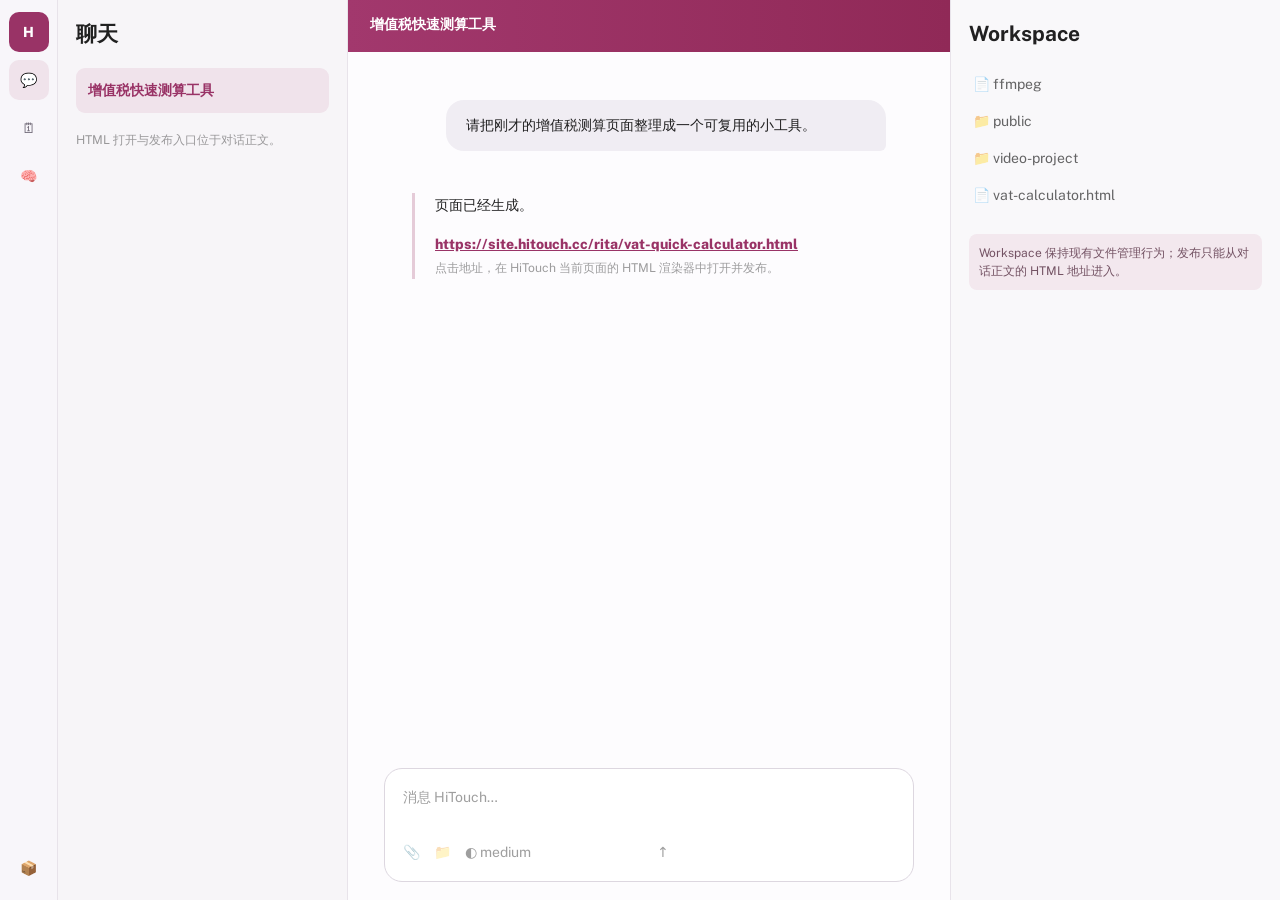
<file: app-center/prototype/modules/session.html>
<!doctype html>
<html lang="zh-CN">
<head>
  <meta charset="utf-8"><meta name="viewport" content="width=device-width,initial-scale=1">
  <title>Hermes Session — HiTouch AI</title>
  <link rel="stylesheet" href="https://fonts.googleapis.com/css2?family=Public+Sans:wght@400;500;600;700;800&display=swap">
  <link rel="stylesheet" href="assets/base.css">
</head>
<body class="session-page">
  <main class="session-shell">
    <nav class="session-rail" aria-label="Hermes 主导航"><a class="rail-logo" href="index.html">H</a><span class="rail-button active">💬</span><span class="rail-button">🗓</span><span class="rail-button">🧠</span><div class="rail-spacer"></div><a class="rail-button" href="app-center.html" title="应用中心">📦</a></nav>
    <aside class="session-list"><h2>聊天</h2><div class="conversation">增值税快速测算工具</div><p class="hint" style="margin-top:18px">HTML 打开与发布入口位于对话正文。</p></aside>
    <section class="chat"><header class="chat-header">增值税快速测算工具</header><div class="chat-scroll" id="messages"></div><div class="composer">消息 HiTouch…<div style="margin-top:34px">📎　📁　◐ medium　　　　　　　　　↑</div></div></section>
    <aside class="workspace"><h2>Workspace</h2><div class="file">📄 ffmpeg</div><div class="file">📁 public</div><div class="file">📁 video-project</div><div class="file">📄 vat-calculator.html</div><p class="workspace-note">Workspace 保持现有文件管理行为；发布只能从对话正文的 HTML 地址进入。</p></aside>
  </main>
  <script src="assets/data.js"></script>
  <script>
    const D = HiTouchDemo;
    let flow = D.getFlow();
    if (!flow || D.params().get("reset") === "1") {
      flow = D.setFlow({
        id: `flow-${Date.now()}`,
        sourceSessionId: "session-vat-demo",
        sourceMessageId: "message-vat-html",
        originalName: "增值税快速测算工具.html",
        originalUrl: "https://site.hitouch.cc/rita/vat-quick-calculator.html",
        htmlSnapshot: "<!doctype html><title>增值税快速测算工具</title>",
        checkStatus: "passed",
        checkError: ""
      });
    }
    document.getElementById("messages").innerHTML = `<div class="user-message">请把刚才的增值税测算页面整理成一个可复用的小工具。</div><div class="ai-message"><p>页面已经生成。</p><a class="html-link" href="${D.path("renderer.html", { flow: flow.id, artifact: "original", from: "session.html" })}">${D.escapeHtml(flow.originalUrl)}</a><p class="hint">点击地址，在 HiTouch 当前页面的 HTML 渲染器中打开并发布。</p></div>`;
  </script>
</body>
</html>
</file>
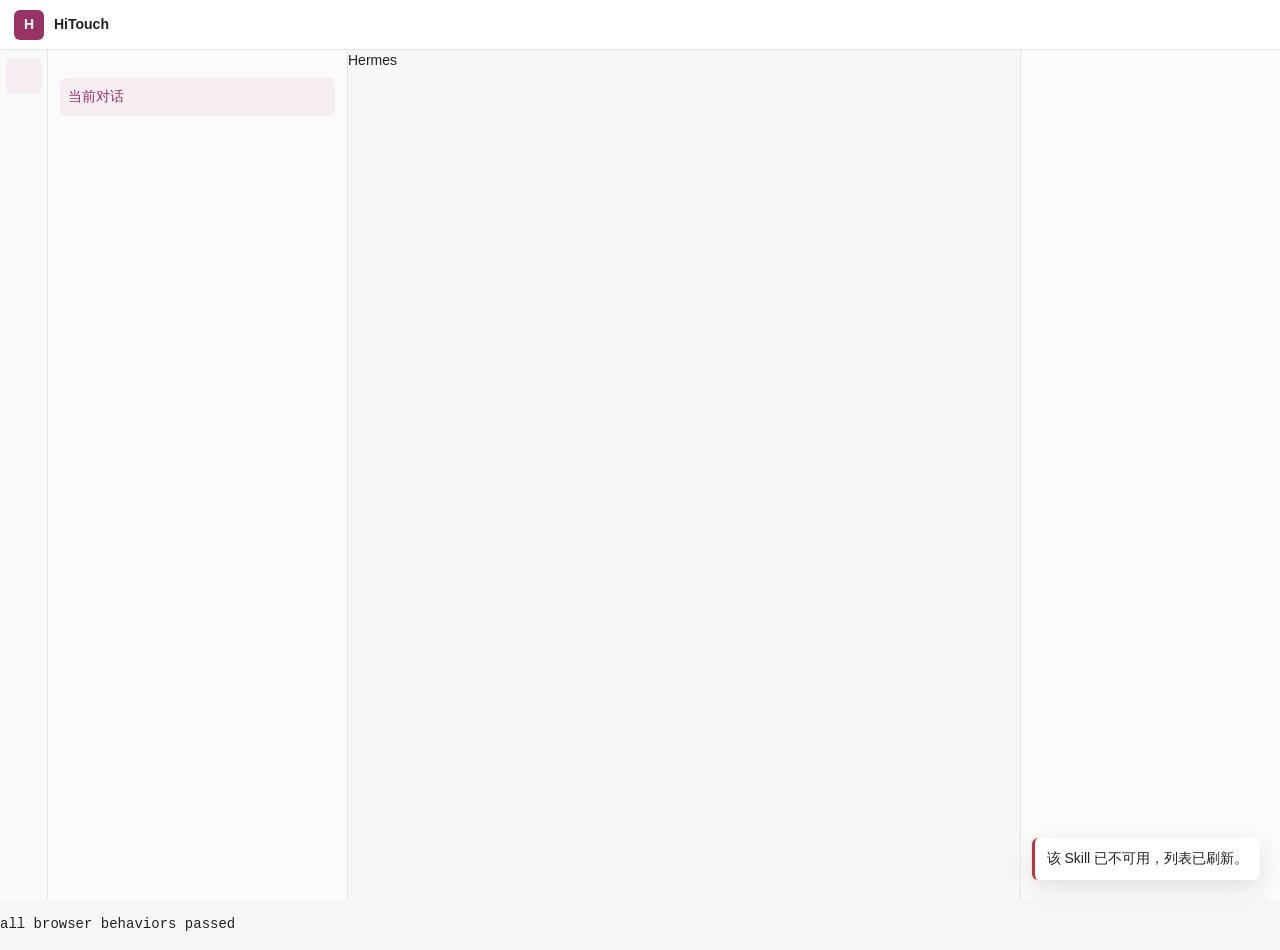
<file: skill-center/prototype/tests/browser-behavior.html>
<!doctype html>
<html lang="zh-CN">
<head>
  <meta charset="utf-8">
  <title>Skill 中心浏览器行为测试</title>
  <link rel="stylesheet" href="../assets/base.css">
</head>
<body>
  <main id="fixture"></main>
  <pre id="test-results" data-status="running">running</pre>
  <script src="../assets/data.js"></script>
  <script src="../assets/common.js"></script>
  <script src="../assets/skill-admin.js"></script>
  <script>
  (async function () {
    "use strict";

    var failures = [];

    function check(condition, message) {
      if (!condition) failures.push(message);
    }

    function wait(ms) {
      return new Promise(function (resolve) {
        window.setTimeout(resolve, ms);
      });
    }

    function finish() {
      var result = document.getElementById("test-results");
      result.dataset.status = failures.length ? "failed" : "passed";
      result.textContent = failures.length ? failures.join("\n") : "all browser behaviors passed";
    }

    try {
      localStorage.clear();
      sessionStorage.clear();
      S.resetState();

      var fixture = document.getElementById("fixture");
      var listenerRegistrations = { click: 0, keydown: 0, focusout: 0 };
      var originalAddEventListener = EventTarget.prototype.addEventListener;
      EventTarget.prototype.addEventListener = function (type, listener, options) {
        if (this.id === "admin-skill-rows" &&
            Object.prototype.hasOwnProperty.call(listenerRegistrations, type)) {
          listenerRegistrations[type] += 1;
        }
        return originalAddEventListener.call(this, type, listener, options);
      };
      var confirmCount = 0;
      var originalConfirm = UI.confirm;
      UI.confirm = function (options) {
        confirmCount += 1;
        return originalConfirm(options);
      };

      Admin.mount(fixture);
      check(fixture.textContent.indexOf("组织同步") === -1, "未接入企微时不应显示组织同步状态");
      check(fixture.textContent.indexOf("最近同步") === -1, "未接入企微时不应显示同步时间");
      var statusTabs = fixture.querySelectorAll("[data-status-filter]");
      check(statusTabs.length === 3, "管理列表应提供全部、启用中、已停用三个快捷 Tab");
      check(fixture.querySelector('[data-status-filter="all"]').classList.contains("active"),
        "管理列表默认应选中全部");
      var search = fixture.querySelector("#admin-search");
      fixture.querySelector('[data-status-filter="inactive"]').click();
      check(fixture.textContent.indexOf("新同事入职助手") !== -1 &&
        fixture.textContent.indexOf("钉钉办公助手") === -1,
        "已停用 Tab 应只展示已停用 Skill");
      search.value = "合同";
      search.dispatchEvent(new Event("input", { bubbles: true }));
      check(fixture.textContent.indexOf("合同风险检查") !== -1 &&
        fixture.textContent.indexOf("新同事入职助手") === -1,
        "启用状态快捷 Tab 应与关键词搜索叠加");
      fixture.querySelector('[data-status-filter="all"]').click();
      search.value = "钉钉";
      search.dispatchEvent(new Event("input", { bubbles: true }));
      check(listenerRegistrations.click === 1, "管理表格 click 委托监听只能绑定一次");
      check(listenerRegistrations.keydown === 0, "轻量管理不应再绑定更多菜单键盘监听");
      check(listenerRegistrations.focusout === 0, "轻量管理不应再绑定更多菜单焦点监听");
      check(!fixture.querySelector("[data-menu-trigger]"), "默认 Skill 管理不应保留删除或更多菜单");

      fixture.querySelector('[data-row-action="versions"]').click();
      var versionsDrawer = document.querySelector(".drawer-overlay");
      check(versionsDrawer.textContent.indexOf("ZIP / 校验") !== -1, "版本抽屉应展示 ZIP 与校验值");
      check(versionsDrawer.textContent.indexOf("Git commit") !== -1, "版本抽屉应展示 git commit");
      check(versionsDrawer.textContent.indexOf("sha256:") !== -1, "版本抽屉应展示版本 checksum");
      UI.closeDialog();

      var action = fixture.querySelector('[data-row-action="deactivate"]');
      action.click();
      check(confirmCount === 1, "搜索重绘后，一个行操作只能触发一次");
      document.querySelector('[data-action="confirm"]').click();
      check(document.activeElement.matches('.admin-state-action[data-id="dws"]'), "状态重绘后焦点应回到对应停用按钮");
      check(S.getSkill("dws").status === "inactive", "浏览器动作应只执行一次停用转换");
      check(fixture.querySelector('[data-status-filter="all"]').classList.contains("active"),
        "列表重绘后应保留当前快捷筛选的高亮状态");
      fixture.querySelector('[data-status-filter="inactive"]').click();
      fixture.querySelector('[data-row-action="activate"]').click();
      document.querySelector('[data-action="confirm"]').click();
      check(fixture.querySelector('[data-status-filter="inactive"]').classList.contains("active"),
        "启停操作重绘后应继续保留已停用快捷筛选");
      check(S.getSkill("dws").status === "active", "已停用筛选内应支持重新启用");
      fixture.querySelector('[data-status-filter="all"]').click();

      UI.closeDialog();
      fixture.querySelector("#admin-upload").click();
      var uploadDrawer = document.querySelector(".drawer-overlay");
      var wizardFile = uploadDrawer.querySelector("#wizard-file");
      Object.defineProperty(wizardFile, "files", {
        configurable: true,
        value: [{ name: "organization-scope.zip" }]
      });
          wizardFile.dispatchEvent(new Event("change", { bubbles: true }));
          uploadDrawer.querySelector('[data-wizard-action="next"]').click();
          uploadDrawer.querySelector("#wizard-purpose").value = "验证稳定组织 ID。";
      uploadDrawer.querySelector('[data-wizard-action="next"]').click();
      check(uploadDrawer.querySelector("#scope-all").checked, "新导入默认应选择全员范围");
      check(uploadDrawer.querySelector("[data-custom-scope]").hidden, "全员模式下应隐藏指定范围选项");
      check(uploadDrawer.querySelector('[data-wizard-action="submit"]').textContent.indexOf("全员开放") !== -1,
        "最终确认应明确提示对全员开放");
      check(Boolean(uploadDrawer.querySelector('[data-chip-dept="dept-product"]')), "部门 chip 应使用稳定 deptId");
      check(Boolean(uploadDrawer.querySelector('[data-chip-person="person-rita"]')), "人员 chip 应使用稳定 personId");
      uploadDrawer.querySelector("#scope-custom").click();
      check(!uploadDrawer.querySelector("[data-custom-scope]").hidden, "指定范围模式应展示部门和人员选项");
      var selectedDepartment = uploadDrawer.querySelector('[data-chip-dept="dept-ai-product"]');
      selectedDepartment.click();
      var personSearch = uploadDrawer.querySelector("#scope-person-search");
      personSearch.value = "Jimmy";
      personSearch.dispatchEvent(new Event("input", { bubbles: true }));
      var jimmyOption = uploadDrawer.querySelector('[data-chip-person="person-jimmy"]');
      var ritaOption = uploadDrawer.querySelector('[data-chip-person="person-rita"]');
      check(!jimmyOption.hidden && ritaOption.hidden, "指定人员应支持按姓名搜索");
      check(jimmyOption.textContent.indexOf("AI 技术部") !== -1, "人员选项应展示所属部门");
      jimmyOption.click();
      check(selectedDepartment.classList.contains("selected") && jimmyOption.classList.contains("selected"),
        "指定部门和指定人员应允许同时选择");
      check(uploadDrawer.querySelector('[data-wizard-action="submit"]').textContent.indexOf("指定范围") !== -1,
        "组合范围有效后应允许按指定范围导入");
      UI.closeDialog();

      S.resetState();
      fixture.innerHTML = '<div id="usage-list"></div>';
      var refreshCount = 0;
      function renderLatestUsageList() {
        refreshCount += 1;
        fixture.querySelector("#usage-list").textContent = S.visibleSkills().map(function (skill) {
          return skill.id;
        }).join(",");
      }
      renderLatestUsageList();
      UI.useSkill("dws", renderLatestUsageList);
      var useOverlay = document.querySelector(".dialog-overlay");
      useOverlay.querySelector("#use-input").value = "跨异步窗口验证权限";
      useOverlay.querySelector("[data-action=submit]").click();
      S.transitionDefault("dws", "deactivate");
      await wait(80);
      check(!document.querySelector(".dialog-overlay"), "异步创建期间失权应关闭使用流程");
      check(refreshCount === 2, "异步创建期间失权应触发一次最新列表刷新");
      check(fixture.querySelector("#usage-list").textContent.indexOf("dws") === -1, "失权刷新后的列表不应保留旧 Skill");
      var revokedToast = document.querySelector(".toast");
      check(Boolean(revokedToast && revokedToast.textContent.indexOf("已不可用") !== -1), "失权应以 Toast 提示原因");

      S.resetState();
      var originalCreateFlow = S.createFlow;
      S.createFlow = function () { return null; };
      UI.useSkill("dws");
      var failedOverlay = document.querySelector(".dialog-overlay");
      var failedInput = failedOverlay.querySelector("#use-input");
      failedInput.value = "创建失败后仍需保留";
      failedOverlay.querySelector("[data-action=submit]").click();
      await wait(80);
      check(failedOverlay.isConnected, "普通创建失败时使用流程应保持打开");
      check(failedInput.value === "创建失败后仍需保留", "普通创建失败时应保留用户输入");
      check(failedOverlay.dataset.state === "create-failed", "普通创建失败应进入可重试状态");
      UI.closeDialog();
      S.createFlow = originalCreateFlow;

      UI.confirm = originalConfirm;
      EventTarget.prototype.addEventListener = originalAddEventListener;

      UI.mountShell({
        root: fixture,
        active: "skills",
        showContext: false,
        contentHtml: '<div id="navigation-admin"></div>'
      });
      check(!fixture.querySelector(".context-sidebar"), "Skill 中心不应渲染 300px 上下文侧栏");
      var skillFrame = fixture.querySelector(".app-frame");
      check(skillFrame.classList.contains("no-context"), "Skill 中心壳层应声明 no-context 布局");
      check(getComputedStyle(skillFrame).gridTemplateColumns.split(" ").length === 2,
        "Skill 中心只应保留 48px 全局窄栏和中央主内容列");
      check(document.documentElement.scrollWidth <= window.innerWidth,
        "Skill 中心无上下文栏布局不应产生横向溢出（当前视口）");
      var navigationAdmin = fixture.querySelector("#navigation-admin");
      Admin.mount(navigationAdmin);
      check(navigationAdmin.textContent.indexOf("默认 Skill 管理") !== -1, "管理入口应直接打开默认 Skill 管理");
      check(!navigationAdmin.querySelector(".admin-subnav"),
        "只有一个管理视图时不应再提供子导航");
      check(navigationAdmin.textContent.indexOf("回收站") === -1 &&
        !navigationAdmin.querySelector('[data-row-action="delete"]'),
        "轻量管理不应提供默认 Skill 删除或回收站");

      UI.mountShell({
        root: fixture,
        active: "chat",
        showWorkspace: true,
        contextItems: [{ label: "当前对话", href: "session.html", active: true }],
        contentHtml: "<div>Hermes</div>"
      });
      check(Boolean(fixture.querySelector(".context-sidebar")), "Hermes Session 默认应保留 300px 上下文栏");
      check(Boolean(fixture.querySelector(".workspace-panel")), "Hermes Session 应继续保留 Workspace");
    } catch (error) {
      failures.push(error && error.stack ? error.stack : String(error));
    }

    finish();
  })();
  </script>
</body>
</html>
</file>
<file: app-center/prototype/modules/assets/base.css>
:root {
  --brand: #993366;
  --brand-dark: #7a2952;
  --brand-light: rgba(153, 51, 102, 0.08);
  --text: rgba(0, 0, 0, 0.87);
  --muted: rgba(0, 0, 0, 0.6);
  --disabled: rgba(0, 0, 0, 0.38);
  --bg: #f5f5f5;
  --paper: #fff;
  --line: #e0e0e0;
  --success: #4caf50;
  --warning: #ed6c02;
  --error: #d32f2f;
  --radius: 12px;
  --radius-sm: 8px;
  --shadow: 0 1px 3px rgba(0, 0, 0, 0.05);
}

* { box-sizing: border-box; margin: 0; padding: 0; }
body {
  min-height: 100vh;
  color: var(--text);
  background: var(--bg);
  font: 14px/1.5 "Public Sans", system-ui, -apple-system, sans-serif;
}
button, input, textarea { font: inherit; }
button, a { -webkit-tap-highlight-color: transparent; }
button:focus-visible, a:focus-visible, input:focus-visible, textarea:focus-visible {
  outline: 3px solid rgba(153, 51, 102, 0.22);
  outline-offset: 2px;
}

.appbar { position: sticky; top: 0; z-index: 50; background: var(--paper); border-bottom: 1px solid var(--line); }
.appbar-inner { max-width: 1160px; height: 64px; margin: auto; padding: 0 24px; display: flex; align-items: center; gap: 12px; }
.brand-logo { width: 36px; height: 36px; border-radius: 8px; background: var(--brand); color: #fff; display: grid; place-items: center; font-weight: 800; text-decoration: none; }
.brand-name { flex: 1; font-size: 1.05rem; font-weight: 800; }
.user-avatar { width: 36px; height: 36px; border-radius: 50%; background: var(--brand); color: #fff; display: grid; place-items: center; font-weight: 700; position: relative; }
.user-avatar::after { content: ""; position: absolute; right: 0; bottom: 0; width: 8px; height: 8px; border-radius: 50%; background: var(--success); border: 2px solid #fff; }

.page { max-width: 1160px; margin: 0 auto; padding: 32px 24px 64px; }
.page.narrow { max-width: 760px; }
.page-header { display: flex; align-items: center; gap: 12px; margin-bottom: 24px; flex-wrap: wrap; }
.page-header h1 { flex: 1; font-size: 1.65rem; font-weight: 800; }
.back-link { color: var(--brand); text-decoration: none; font-weight: 650; }
.back-link:hover { text-decoration: underline; }
.muted { color: var(--muted); }
.hint { color: var(--disabled); font-size: 0.76rem; }
.section-title { margin: 30px 0 12px; font-size: 1rem; }

.btn { border: 0; border-radius: var(--radius-sm); padding: 10px 20px; cursor: pointer; font-weight: 700; display: inline-flex; align-items: center; justify-content: center; gap: 6px; text-decoration: none; }
.btn-sm { padding: 7px 14px; font-size: 0.8rem; }
.btn-primary { color: #fff; background: var(--brand); }
.btn-primary:hover { background: var(--brand-dark); }
.btn-outline { color: var(--brand); background: var(--paper); border: 1.5px solid var(--brand); }
.btn-outline:hover { background: var(--brand-light); }
.btn-ghost { color: var(--muted); background: transparent; }
.btn-danger { color: var(--error); background: var(--paper); border: 1.5px solid var(--error); }
.btn:disabled { opacity: 0.5; cursor: not-allowed; }

.card { border: 1px solid var(--line); border-radius: var(--radius); background: var(--paper); box-shadow: var(--shadow); }
.card-body { padding: 22px; }
.grid { display: grid; grid-template-columns: repeat(auto-fill, minmax(290px, 1fr)); gap: 16px; }
.app-card { min-height: 250px; padding: 20px; display: flex; flex-direction: column; gap: 12px; transition: 0.18s; }
.app-card:hover { border-color: var(--brand); box-shadow: 0 4px 16px rgba(0, 0, 0, 0.1); transform: translateY(-2px); }
.app-main { display: flex; gap: 12px; color: inherit; text-decoration: none; }
.app-icon { width: 48px; height: 48px; flex: 0 0 auto; display: grid; place-items: center; border-radius: 10px; background: var(--brand-light); font-size: 24px; }
.app-info { min-width: 0; }
.app-name { font-size: 1rem; font-weight: 800; }
.app-author { margin-top: 2px; color: var(--muted); font-size: 0.78rem; }
.app-problem { margin-top: 8px; color: var(--muted); display: -webkit-box; -webkit-line-clamp: 2; -webkit-box-orient: vertical; overflow: hidden; }
.app-scenario { margin-top: 4px; color: var(--disabled); white-space: nowrap; overflow: hidden; text-overflow: ellipsis; }
.card-bottom { margin-top: auto; padding-top: 12px; border-top: 1px solid var(--line); display: flex; align-items: center; gap: 10px; flex-wrap: wrap; }
.card-bottom .stat { color: var(--disabled); font-size: 0.78rem; }
.like-btn { border: 0; background: transparent; cursor: pointer; color: var(--muted); }
.use-btn { margin-left: auto; }

.search { position: relative; margin-bottom: 20px; }
.search input { width: 100%; border: 1px solid var(--line); border-radius: var(--radius); padding: 13px 16px 13px 44px; background: var(--paper); }
.search-icon { position: absolute; left: 15px; top: 12px; opacity: 0.45; }
.search-hint { margin-top: 6px; color: var(--disabled); font-size: 0.76rem; }
.sort-row { display: flex; justify-content: space-between; gap: 12px; margin: 20px 0; color: var(--muted); }

table { width: 100%; border-collapse: collapse; background: var(--paper); }
th, td { padding: 12px 14px; border-bottom: 1px solid var(--line); text-align: left; }
th { color: var(--muted); font-size: 0.76rem; }

.field { margin-bottom: 16px; }
.field label { display: block; margin-bottom: 5px; font-weight: 700; }
.field input, .field textarea { width: 100%; border: 1px solid var(--line); border-radius: 9px; padding: 11px 12px; background: #fff; }
.field textarea { resize: vertical; min-height: 82px; }
.required { color: var(--error); }
.error { display: none; margin-top: 8px; color: var(--error); font-size: 0.78rem; }
.run-box { min-height: 520px; display: grid; place-items: center; text-align: center; }
.run-toolbar { padding: 12px 16px; display: flex; justify-content: space-between; align-items: center; border-bottom: 1px solid var(--line); }

.dialog-overlay { position: fixed; inset: 0; z-index: 100; padding: 20px; display: grid; place-items: center; background: rgba(0, 0, 0, 0.44); }
.dialog { width: min(480px, 100%); padding: 24px; border-radius: 14px; background: var(--paper); box-shadow: 0 20px 60px rgba(0, 0, 0, 0.25); }
.dialog h2 { margin-bottom: 8px; }
.dialog p { color: var(--muted); }
.dialog textarea { width: 100%; min-height: 130px; margin-top: 14px; padding: 12px; border: 1px solid var(--line); border-radius: 10px; resize: vertical; }
.dialog-actions { margin-top: 20px; display: flex; justify-content: flex-end; gap: 8px; }
.toast { position: fixed; right: 24px; bottom: 24px; z-index: 120; max-width: 420px; padding: 12px 16px; border-radius: 10px; color: #fff; background: #2b2b2b; box-shadow: 0 8px 28px rgba(0, 0, 0, 0.22); }
.toast.error { border-left: 4px solid var(--error); }
.toast.success { border-left: 4px solid var(--success); }
.disabled { opacity: 0.5; pointer-events: none; cursor: not-allowed; }
.empty { padding: 60px 24px; text-align: center; color: var(--muted); }

body.session-page, body.renderer-page { overflow: hidden; }
.session-shell { height: 100vh; display: grid; grid-template-columns: 58px 290px minmax(460px, 1fr) 330px; background: #fbfafc; }
.session-rail { padding: 12px 8px; border-right: 1px solid #e8e3ea; background: #f8f6fa; display: flex; flex-direction: column; align-items: center; gap: 8px; }
.rail-logo, .rail-button { width: 40px; height: 40px; border: 0; border-radius: 10px; display: grid; place-items: center; text-decoration: none; }
.rail-logo { color: #fff; background: var(--brand); font-weight: 800; }
.rail-button { color: #726b78; background: transparent; }
.rail-button.active { color: var(--brand); background: #f0e3eb; }
.rail-spacer { flex: 1; }
.session-list { padding: 18px; border-right: 1px solid #e8e3ea; background: #f7f5f8; }
.session-list h2 { margin-bottom: 18px; }
.conversation { padding: 12px; border-radius: 9px; color: var(--brand); background: #f0e3eb; font-weight: 700; }
.chat { min-width: 0; display: flex; flex-direction: column; background: #fdfcfe; }
.chat-header { min-height: 52px; padding: 14px 22px; color: #fff; background: linear-gradient(90deg, #a2386d, #902957); font-weight: 700; }
.chat-scroll { flex: 1; overflow: auto; padding: 48px clamp(26px, 5vw, 68px); }
.user-message { max-width: 440px; margin: 0 0 42px auto; padding: 15px 20px; border-radius: 18px 18px 6px 18px; background: #f0edf3; white-space: pre-wrap; }
.ai-message { padding-left: 20px; border-left: 3px solid #e5cbd8; line-height: 1.8; }
.html-link { display: inline-block; margin-top: 14px; color: var(--brand); font-weight: 800; overflow-wrap: anywhere; }
.composer { margin: 0 36px 18px; padding: 18px; min-height: 105px; border: 1px solid #ddd7e0; border-radius: 18px; background: #fff; color: var(--disabled); }
.workspace { padding: 18px; border-left: 1px solid #e8e3ea; background: #f9f8fa; overflow: auto; }
.workspace h2 { margin-bottom: 16px; }
.file { padding: 8px 4px; color: var(--muted); }
.workspace-note { margin-top: 20px; padding: 10px; border-radius: 8px; color: #735263; background: #f3e8ee; font-size: 0.75rem; }

.renderer { height: 100vh; display: flex; flex-direction: column; background: #ebe8ec; }
.renderer-bar { min-height: 64px; padding: 10px 20px; display: flex; align-items: center; gap: 12px; background: #fff; border-bottom: 1px solid #ddd7e0; }
.renderer-title { min-width: 0; flex: 1; }
.renderer-title strong, .renderer-title span { display: block; overflow: hidden; text-overflow: ellipsis; white-space: nowrap; }
.renderer-title span { color: var(--disabled); font-size: 0.72rem; }
.renderer-actions { display: flex; gap: 8px; }
.renderer-stage { flex: 1; min-height: 0; padding: 16px; }
.artifact { height: 100%; overflow: auto; padding: clamp(30px, 5vw, 70px); border: 1px solid #d9d3dc; border-radius: 14px; background: linear-gradient(145deg, #fff, #fbf6f9 55%, #f4e4ec); }
.artifact-inner { max-width: 900px; margin: auto; }
.artifact h1 { margin-top: 10px; font-size: clamp(2rem, 4vw, 3.2rem); }
.artifact-grid { display: grid; grid-template-columns: repeat(3, 1fr); gap: 16px; margin-top: 32px; }
.artifact-cell { padding: 20px; border: 1px solid #eadfe5; border-radius: 14px; background: rgba(255, 255, 255, 0.88); }
.artifact-result { margin-top: 24px; padding: 22px; border-radius: 14px; color: #fff; background: var(--brand); }

@media (max-width: 980px) {
  .session-shell { grid-template-columns: 56px minmax(420px, 1fr); }
  .session-list, .workspace { display: none; }
}
@media (max-width: 700px) {
  .page { padding: 24px 16px 48px; }
  .grid { grid-template-columns: 1fr; }
  .renderer-bar { flex-wrap: wrap; }
  .renderer-actions { width: 100%; }
  .renderer-actions .btn { flex: 1; }
  .artifact-grid { grid-template-columns: 1fr; }
}
</file>
<file: skill-center/prototype/assets/base.css>
:root {
  --brand: #993366;
  --brand-hover: #7f2855;
  --brand-soft: #f6edf2;
  --surface: #ffffff;
  --canvas: #f7f7f8;
  --border: #e5e5e8;
  --text: #202124;
  --muted: #686b73;
  --subtle: #8a8e98;
  --success: #168052;
  --warning: #a66300;
  --danger: #bf3434;
  --rail-width: 48px;
  --context-width: 300px;
  --topbar-height: 50px;
  --radius-sm: 6px;
  --radius-md: 8px;
  font-family: Inter, "PingFang SC", "Microsoft YaHei", sans-serif;
  letter-spacing: 0;
  --brand-dark: var(--brand-hover);
  --brand-light: var(--brand-soft);
  --brand-medium: #ead9e3;
  --bg: var(--canvas);
  --paper: var(--surface);
  --line: var(--border);
  --error: var(--danger);
  --disabled: var(--subtle);
  --info: #35689a;
  --radius: var(--radius-md);
  --shadow: 0 1px 2px rgba(32, 33, 36, 0.06);
  --shadow-hover: 0 8px 24px rgba(32, 33, 36, 0.12);
}

* { box-sizing: border-box; }
html, body { min-height: 100%; }
body { margin: 0; color: var(--text); background: var(--canvas); font-size: 14px; line-height: 1.55; }
button, input, textarea, select { font: inherit; }
button { cursor: pointer; }
a { color: inherit; }
h1, h2, h3, p { margin-top: 0; }
:focus-visible { outline: 2px solid var(--brand); outline-offset: 2px; }

.app-topbar {
  position: sticky; top: 0; z-index: 50; height: var(--topbar-height);
  display: flex; align-items: center; gap: 10px; padding: 0 14px;
  border-bottom: 1px solid var(--border); background: var(--surface);
}
.appbar-inner { width: min(1160px, 100%); height: 100%; margin: 0 auto; display: flex; align-items: center; gap: 10px; }
.topbar-brand, .brand-logo, .rail-logo {
  width: 30px; height: 30px; display: grid; place-items: center; flex: 0 0 auto;
  border-radius: var(--radius-sm); color: #fff; background: var(--brand); text-decoration: none; font-weight: 800;
}
.topbar-title, .brand-name { font-weight: 700; }
.brand-name { flex: 1; }
.user-avatar { width: 28px; height: 28px; display: grid; place-items: center; border-radius: 50%; color: #fff; background: #466a8e; font-size: 12px; font-weight: 700; }

.app-frame { min-height: calc(100vh - var(--topbar-height)); display: grid; grid-template-columns: var(--rail-width) var(--context-width) minmax(0, 1fr); }
.app-frame.has-workspace { grid-template-columns: var(--rail-width) var(--context-width) minmax(0, 1fr) minmax(240px, 300px); }
.app-frame.no-context { grid-template-columns: var(--rail-width) minmax(0, 1fr); }
.app-frame.no-context.has-workspace { grid-template-columns: var(--rail-width) minmax(0, 1fr) minmax(240px, 300px); }
.global-rail, .session-rail {
  position: relative; z-index: 20; display: flex; flex-direction: column; align-items: center; gap: 6px; padding: 8px 4px;
  border-right: 1px solid var(--border); background: #fafafb;
}
.global-rail .rail-logo, .session-rail .rail-logo { margin-bottom: 4px; }
.rail-item {
  position: relative; width: 36px; height: 36px; display: grid; place-items: center; border: 0; border-radius: var(--radius-sm);
  color: var(--muted); background: transparent; text-decoration: none;
}
.rail-item:hover { color: var(--text); background: #eeeeef; }
.rail-item.active { color: var(--brand); background: var(--brand-soft); }
.rail-item.passive { opacity: 0.48; cursor: default; }
.rail-icon, .rail-item svg { width: 18px; height: 18px; }
.icon-button {
  position: relative; width: 36px; height: 36px; display: inline-grid; place-items: center; border: 0; border-radius: var(--radius-sm); color: var(--muted); background: transparent;
}
.icon-button:hover, .icon-button:focus-visible { color: var(--text); background: #eeeeef; }
.tooltip, .rail-tip {
  position: absolute; top: 50%; left: calc(100% + 7px); z-index: 80; padding: 5px 8px; border-radius: var(--radius-sm);
  color: #fff; background: #303136; font-size: 12px; line-height: 1; white-space: nowrap; opacity: 0; pointer-events: none;
  transform: translate(-4px, -50%); transition: opacity 120ms ease, transform 120ms ease;
}
.icon-button:hover .tooltip, .icon-button:focus-visible .tooltip, .rail-item:hover .rail-tip, .rail-item:focus-visible .rail-tip { opacity: 1; transform: translate(0, -50%); }

.context-sidebar { padding: 16px 12px; border-right: 1px solid var(--border); background: #fbfbfc; overflow: auto; }
.context-title { margin: 0 8px 12px; font-size: 14px; font-weight: 700; }
.context-item { display: block; padding: 8px; border-radius: var(--radius-sm); color: var(--muted); text-decoration: none; }
.context-item:hover, .context-item.active { color: var(--brand); background: var(--brand-soft); }
.main-surface { min-width: 0; background: var(--canvas); }
.workspace-panel { min-width: 0; padding: 16px; border-left: 1px solid var(--border); background: #fbfbfc; overflow-y: auto; }

.page { max-width: 1120px; margin: 0 auto; padding: 28px 24px 56px; }
.page.narrow { max-width: 860px; }
.page-header { display: flex; flex-wrap: wrap; align-items: center; gap: 10px; margin-bottom: 20px; }
.page-header h1 { margin: 0; font-size: 22px; font-weight: 700; }
.back-link { color: var(--brand); font-size: 13px; font-weight: 600; text-decoration: none; }
.back-link:hover { text-decoration: underline; }
.section-title { margin: 26px 0 10px; font-size: 15px; }
.muted { color: var(--muted); }
.hint { color: var(--subtle); font-size: 12px; }

.btn {
  min-height: 34px; display: inline-flex; align-items: center; justify-content: center; gap: 6px; padding: 6px 12px;
  border: 1px solid transparent; border-radius: var(--radius-sm); background: transparent; color: var(--text); font-size: 13px; font-weight: 600; text-decoration: none;
}
.btn-sm { min-height: 30px; padding: 4px 10px; font-size: 12px; }
.btn-primary { color: #fff; background: var(--brand); }
.btn-primary:hover { background: var(--brand-hover); }
.btn-outline { border-color: var(--brand); color: var(--brand); background: var(--surface); }
.btn-outline:hover, .btn-ghost:hover { background: var(--brand-soft); }
.btn-ghost { color: var(--muted); }
.btn-danger { color: #fff; background: var(--danger); }
.btn-danger-outline { border-color: var(--danger); color: var(--danger); background: var(--surface); }
.btn:disabled, .disabled { opacity: 0.5; cursor: not-allowed; pointer-events: none; }

.card { border: 1px solid var(--border); border-radius: var(--radius-md); background: var(--surface); box-shadow: var(--shadow); }
.card-body { padding: 18px; }
.card-hover { transition: border-color 120ms ease, box-shadow 120ms ease; }
.card-hover:hover { border-color: #c8a5b9; box-shadow: var(--shadow-hover); }
.grid { display: grid; grid-template-columns: repeat(auto-fill, minmax(280px, 1fr)); gap: 14px; }
.skill-card { min-height: 218px; display: flex; flex-direction: column; padding: 18px; }
.skill-card-top { display: flex; gap: 10px; align-items: flex-start; }
.skill-icon { width: 42px; height: 42px; display: grid; place-items: center; flex: 0 0 auto; border-radius: var(--radius-sm); color: var(--brand); background: var(--brand-soft); font-size: 20px; }
.skill-name { margin-bottom: 3px; font-size: 15px; font-weight: 700; }
.skill-purpose { display: -webkit-box; overflow: hidden; flex: 1; margin: 12px 0; color: var(--muted); -webkit-box-orient: vertical; -webkit-line-clamp: 3; }
.skill-meta { color: var(--subtle); font-size: 12px; }
.skill-actions { display: flex; align-items: center; gap: 8px; margin-top: 12px; padding-top: 12px; border-top: 1px solid var(--border); }
.skill-actions .btn-primary { margin-left: auto; }

.badge { display: inline-flex; padding: 2px 8px; border-radius: var(--radius-sm); font-size: 11px; font-weight: 600; }
.badge-default { color: var(--brand); background: var(--brand-soft); }
.badge-personal { color: #245c8d; background: #e8f2f9; }
.badge-active { color: var(--success); background: #e7f5ee; }
.badge-inactive { color: var(--muted); background: #eeeeef; }

.search-box { position: relative; margin-bottom: 16px; }
.search-box input { width: 100%; padding: 10px 12px 10px 38px; border: 1px solid var(--border); border-radius: var(--radius-sm); background: var(--surface); }
.search-icon { position: absolute; top: 9px; left: 12px; color: var(--subtle); }
.search-hint { margin-top: 5px; color: var(--subtle); font-size: 12px; }
.tabs, .section-tabs { display: flex; gap: 4px; margin-bottom: 18px; border-bottom: 1px solid var(--border); }
.tab, .section-tab { margin-bottom: -1px; padding: 8px 12px; border: 0; border-bottom: 2px solid transparent; color: var(--muted); background: transparent; font-size: 13px; font-weight: 600; text-decoration: none; }
.tab.active, .tab:hover, .section-tab.active, .section-tab:hover { border-bottom-color: var(--brand); color: var(--brand); }

.detail-head { display: flex; gap: 16px; align-items: flex-start; padding: 20px; }
.detail-head .skill-icon { width: 54px; height: 54px; font-size: 26px; }
.detail-body { flex: 1; }
.detail-body h1 { display: inline; margin-right: 10px; font-size: 21px; }
.detail-meta { margin: 7px 0 12px; }
.detail-actions, .chip-row { display: flex; flex-wrap: wrap; gap: 6px; }
.info-block { margin-top: 14px; padding: 16px; border: 1px solid var(--border); border-radius: var(--radius-md); background: var(--surface); }
.info-block h2 { margin-bottom: 10px; font-size: 15px; }
.info-notice { margin-top: 10px; padding: 10px 12px; border-left: 3px solid var(--info); border-radius: var(--radius-sm); color: #28567f; background: #edf5fb; font-size: 12px; }
.code-block { max-height: 380px; overflow: auto; padding: 14px; border-radius: var(--radius-sm); color: #f3f4f6; background: #282a2f; font: 12px/1.6 ui-monospace, SFMono-Regular, Menlo, monospace; white-space: pre-wrap; }

.field { margin: 0 0 14px; }
.field label { display: block; margin-bottom: 5px; font-size: 13px; font-weight: 600; }
.field input, .field textarea, .field select, .toolbar input, .toolbar select { width: 100%; padding: 9px 10px; border: 1px solid var(--border); border-radius: var(--radius-sm); background: var(--surface); }
.field textarea { min-height: 96px; resize: vertical; }
.field input:focus, .field textarea:focus, .field select:focus, .search-box input:focus, .toolbar input:focus, .toolbar select:focus { border-color: var(--brand); outline: none; box-shadow: 0 0 0 3px var(--brand-soft); }
.input-readonly { color: var(--muted); background: #f3f3f4 !important; }
.required, .field-error { color: var(--danger); }
.field-error { display: none; margin-top: 5px; font-size: 12px; }
.chip { padding: 5px 10px; border: 1px solid var(--border); border-radius: var(--radius-sm); color: var(--muted); background: var(--surface); font-size: 12px; cursor: pointer; user-select: none; }
.chip:hover, .chip.selected { border-color: var(--brand); color: var(--brand); background: var(--brand-soft); }

.dialog-overlay, .drawer-overlay { position: fixed; inset: 0; z-index: 100; display: flex; background: rgba(32, 33, 36, 0.42); }
.dialog-overlay { align-items: center; justify-content: center; padding: 20px; }
.dialog { width: min(520px, 100%); max-height: calc(100vh - 40px); overflow-y: auto; padding: 24px; border-radius: var(--radius-md); background: var(--surface); box-shadow: 0 20px 60px rgba(0, 0, 0, 0.2); }
.dialog.wide { width: min(760px, 100%); }
.dialog h2, .drawer h2 { margin-bottom: 8px; font-size: 17px; }
.dialog > p { margin-bottom: 10px; font-size: 13px; }
.dialog-actions { display: flex; justify-content: flex-end; gap: 8px; margin-top: 18px; }
.drawer-overlay { justify-content: flex-end; }
.drawer { width: min(440px, 100%); height: 100%; overflow-y: auto; padding: 22px; border-left: 1px solid var(--border); background: var(--surface); box-shadow: -12px 0 32px rgba(32, 33, 36, 0.14); }
.toast { position: fixed; right: 20px; bottom: 20px; z-index: 130; max-width: min(420px, calc(100vw - 40px)); padding: 10px 12px; border-left: 3px solid var(--success); border-radius: var(--radius-sm); color: var(--text); background: var(--surface); box-shadow: var(--shadow-hover); }
.toast.danger, .toast.error { border-left-color: var(--danger); }
.toast.warning { border-left-color: var(--warning); }

table { width: 100%; border-collapse: collapse; background: var(--surface); }
th, td { padding: 10px 12px; border-bottom: 1px solid var(--border); text-align: left; }
th { color: var(--muted); font-size: 11px; font-weight: 700; }
tr:hover td { background: #fafafa; }
.table-wrap { overflow-x: auto; }
.stats-row { display: grid; grid-template-columns: repeat(4, 1fr); gap: 12px; margin-bottom: 20px; }
.stat-card { padding: 14px; border: 1px solid var(--border); border-radius: var(--radius-md); background: var(--surface); text-align: center; }
.stat-card .stat-value { display: block; font-size: 20px; font-weight: 700; }
.stat-card .stat-label { display: block; margin-top: 2px; color: var(--muted); font-size: 12px; }
.toolbar { display: flex; flex-wrap: wrap; align-items: center; gap: 8px; margin-bottom: 16px; }
.toolbar input, .toolbar select { width: auto; min-width: 220px; }
.toolbar .push { margin-left: auto; }
.empty-state { grid-column: 1 / -1; padding: 52px 20px; color: var(--muted); text-align: center; }
.empty-state h2 { margin-bottom: 6px; font-size: 16px; }

body.session-page { overflow: hidden; }
.session-shell { height: 100vh; display: grid; grid-template-columns: var(--rail-width) var(--context-width) minmax(460px, 1fr) minmax(250px, 300px); background: var(--canvas); }
.session-list { padding: 16px 12px; border-right: 1px solid var(--border); background: #fbfbfc; }
.session-list h2, .workspace-panel h2 { margin-bottom: 14px; font-size: 15px; }
.active-chat { padding: 9px 10px; border-radius: var(--radius-sm); color: var(--brand); background: var(--brand-soft); font-size: 13px; font-weight: 600; }
.chat-area { min-width: 0; display: flex; flex-direction: column; background: var(--surface); }
.chat-header { min-height: var(--topbar-height); display: flex; align-items: center; padding: 0 20px; border-bottom: 1px solid var(--border); font-size: 14px; font-weight: 700; }
.chat-body { flex: 1; overflow-y: auto; padding: 40px clamp(24px, 5vw, 64px); }
.msg-user { max-width: 520px; margin: 0 0 28px auto; padding: 12px 14px; border-radius: var(--radius-md) var(--radius-md) 2px var(--radius-md); background: #f0f1f2; white-space: pre-wrap; }
.msg-ai { max-width: 760px; padding-left: 16px; border-left: 3px solid #dfbfd0; line-height: 1.75; }
.msg-ai p { margin-bottom: 9px; }
.chat-composer { min-height: 92px; margin: 0 24px 16px; padding: 14px; border: 1px solid var(--border); border-radius: var(--radius-md); color: var(--subtle); background: var(--surface); }
.composer-tools { display: flex; align-items: center; justify-content: space-between; margin-top: 22px; }
.workspace-file { padding: 7px 2px; color: var(--muted); font-size: 13px; }
.workspace-hint { margin-top: 14px; padding: 10px; border-radius: var(--radius-sm); color: #6f4d61; background: var(--brand-soft); font-size: 12px; }
.module-shell { min-height: 100vh; display: grid; grid-template-columns: var(--rail-width) minmax(0, 1fr); }
.module-main { min-width: 0; background: var(--canvas); }
.drop-zone { padding: 24px; border: 2px dashed #cfbdc7; border-radius: var(--radius-md); background: #fcf8fa; text-align: center; cursor: pointer; }
.drop-zone:hover { border-color: var(--brand); background: var(--brand-soft); }
.drop-zone .drop-icon { margin-bottom: 8px; font-size: 28px; }
.drop-zone .drop-text { color: var(--muted); font-size: 13px; }
.drop-ok { margin-top: 8px; color: var(--success); font-weight: 600; }
.purpose-loading { color: var(--warning); animation: pulse-fade 1.4s ease-in-out infinite; }
@keyframes pulse-fade { 50% { opacity: 0.45; } }

@media (min-width: 1280px) { .grid { grid-template-columns: repeat(2, minmax(0, 1fr)); } }
@media (min-width: 1440px) { .grid { grid-template-columns: repeat(3, minmax(0, 1fr)); } }
@media (max-width: 1440px) { .app-frame.has-workspace { grid-template-columns: var(--rail-width) var(--context-width) minmax(0, 1fr) 260px; } .app-frame.no-context.has-workspace { grid-template-columns: var(--rail-width) minmax(0, 1fr) 260px; } .session-shell { grid-template-columns: var(--rail-width) var(--context-width) minmax(460px, 1fr) 260px; } }
@media (max-width: 1180px) { .app-frame.has-workspace { grid-template-columns: var(--rail-width) var(--context-width) minmax(0, 1fr); } .app-frame.has-workspace .workspace-panel { display: none; } .session-shell { grid-template-columns: var(--rail-width) var(--context-width) minmax(420px, 1fr); } .session-shell .workspace-panel { display: none; } }
@media (max-width: 980px) { .context-sidebar, .session-list { display: none; } .app-frame, .app-frame.has-workspace { grid-template-columns: var(--rail-width) minmax(0, 1fr); } .session-shell { grid-template-columns: var(--rail-width) minmax(0, 1fr); } }
@media (max-width: 700px) { .page { padding: 20px 14px 40px; } .grid, .stats-row { grid-template-columns: 1fr; } .detail-head { flex-direction: column; } .toolbar input, .toolbar select { width: 100%; min-width: 0; } .chat-body { padding: 28px 18px; } .chat-composer { margin: 0 12px 12px; } }

/* Skill usage center */
.sr-only {
  position: absolute;
  width: 1px;
  height: 1px;
  padding: 0;
  margin: -1px;
  overflow: hidden;
  clip: rect(0, 0, 0, 0);
  white-space: nowrap;
  border: 0;
}
.skill-center-page { max-width: 1240px; }
.usage-header { display: flex; align-items: flex-start; justify-content: space-between; gap: 16px; margin: 4px 0 18px; }
.usage-header h1 { margin: 0; font-size: 24px; line-height: 1.3; }
.usage-header p { margin: 5px 0 0; }
.usage-search { margin-bottom: 10px; }
.usage-search input { min-height: 40px; }
.usage-filter-row { display: flex; align-items: center; justify-content: space-between; gap: 16px; margin-bottom: 18px; }
.usage-filter-row .tabs { margin-bottom: 0; }
.skill-card-grid {
  display: grid;
  grid-template-columns: repeat(3, minmax(0, 1fr));
  gap: 16px;
}
.skill-card {
  min-height: 230px;
  display: flex;
  flex-direction: column;
  overflow: hidden;
  padding: 0;
  border: 1px solid var(--border);
  border-radius: var(--radius-md);
  background: var(--surface);
  box-shadow: var(--shadow);
}
.skill-card-main {
  width: 100%;
  min-height: 180px;
  display: flex;
  flex: 1 1 auto;
  flex-direction: column;
  align-items: flex-start;
  gap: 12px;
  padding: 18px;
  border: 0;
  color: var(--text);
  background: var(--surface);
  text-align: left;
}
.skill-card-main:hover, .skill-card-main:focus-visible { background: #fcfafb; }
.skill-symbol {
  width: 36px;
  height: 36px;
  display: inline-grid;
  place-items: center;
  flex: 0 0 auto;
  border-radius: var(--radius-sm);
  color: var(--brand);
  background: var(--brand-soft);
}
.skill-symbol svg { width: 18px; height: 18px; }
.skill-title-row { display: flex; align-items: center; gap: 8px; min-width: 0; }
.skill-title-row strong { overflow: hidden; font-size: 16px; text-overflow: ellipsis; white-space: nowrap; }
.source-badge { display: inline-flex; flex: 0 0 auto; padding: 2px 7px; border-radius: var(--radius-sm); font-size: 11px; font-weight: 600; line-height: 1.45; }
.source-default { color: var(--brand); background: var(--brand-soft); }
.source-personal { color: #245c8d; background: #e8f2f9; }
.skill-card .skill-purpose {
  display: -webkit-box;
  min-height: calc(1.55em * 3);
  margin: 0;
  overflow: hidden;
  color: var(--muted);
  font-size: 13px;
  line-height: 1.55;
  -webkit-box-orient: vertical;
  -webkit-line-clamp: 3;
}
.skill-card-footer {
  min-height: 50px;
  display: flex;
  align-items: center;
  justify-content: space-between;
  gap: 10px;
  padding: 9px 12px 9px 18px;
  border-top: 1px solid var(--border);
  color: var(--subtle);
  font-size: 12px;
}
.skill-card-footer > span { min-width: 0; overflow: hidden; text-overflow: ellipsis; white-space: nowrap; }
.skill-card-footer .btn { flex: 0 0 auto; }
.skill-empty-state { min-height: 260px; display: flex; flex-direction: column; align-items: center; justify-content: center; grid-column: 1 / -1; padding: 44px 20px; border: 1px dashed #cfcfd3; border-radius: var(--radius-md); background: var(--surface); text-align: center; }
.skill-empty-state > svg { width: 24px; height: 24px; margin-bottom: 10px; color: var(--subtle); }
.skill-empty-state h2 { margin: 0 0 4px; font-size: 16px; }
.skill-empty-state p { max-width: 460px; margin: 0 0 16px; color: var(--muted); }
.back-link { display: inline-flex; align-items: center; gap: 5px; margin: 2px 0 16px; }
.back-link svg { width: 16px; height: 16px; }
.skill-detail { padding: 24px; border: 1px solid var(--border); border-radius: var(--radius-md); background: var(--surface); box-shadow: var(--shadow); }
.skill-detail-heading { display: flex; gap: 14px; align-items: flex-start; }
.skill-detail-heading .skill-symbol { width: 44px; height: 44px; }
.skill-detail-heading h1 { margin: 0; font-size: 22px; line-height: 1.35; }
.skill-detail-purpose { margin: 10px 0 0; color: var(--muted); }
.skill-detail-meta { display: grid; grid-template-columns: max-content minmax(0, 1fr); gap: 8px 20px; margin: 22px 0; padding: 16px 0; border-top: 1px solid var(--border); border-bottom: 1px solid var(--border); }
.skill-detail-meta dt { color: var(--muted); }
.skill-detail-meta dd { min-width: 0; margin: 0; }
@media (max-width: 1439px) {
  .skill-card-grid { grid-template-columns: repeat(2, minmax(0, 1fr)); }
}
@media (max-width: 700px) {
  .usage-filter-row { align-items: flex-start; flex-direction: column; gap: 6px; }
  .skill-card-grid { grid-template-columns: 1fr; }
  .skill-detail { padding: 18px; }
}

/* Default Skill management */
.admin-page { max-width: 1320px; }
.admin-header {
  display: flex;
  align-items: flex-start;
  justify-content: space-between;
  gap: 18px;
  margin-bottom: 18px;
}
.admin-header h1 { margin: 0; font-size: 24px; line-height: 1.3; }
.admin-header p { margin: 5px 0 0; }
.admin-header .btn svg { width: 16px; height: 16px; }
.admin-status-tabs { margin-bottom: 12px; }
.admin-toolbar {
  display: grid;
  grid-template-columns: minmax(260px, 1fr) max-content;
  align-items: center;
  gap: 12px;
  margin-bottom: 12px;
}
.admin-search { margin: 0; }
.admin-search input { min-height: 38px; }
.admin-result-count { color: var(--subtle); font-size: 12px; white-space: nowrap; }
.admin-table-wrap {
  border: 1px solid var(--border);
  border-radius: var(--radius-md);
  background: var(--surface);
}
.admin-table {
  min-width: 1180px;
  table-layout: fixed;
  font-size: 12px;
}
.admin-table th, .admin-table td { padding: 9px 10px; vertical-align: middle; }
.admin-table th:nth-child(1) { width: 180px; }
.admin-table th:nth-child(2) { width: 210px; }
.admin-table th:nth-child(3) { width: 76px; }
.admin-table th:nth-child(4) { width: 56px; }
.admin-table th:nth-child(5) { width: 150px; }
.admin-table th:nth-child(6) { width: 104px; }
.admin-table th:nth-child(7) { width: 148px; }
.admin-table th:nth-child(8) { width: 180px; }
.admin-skill-name, .admin-internal-name, .admin-purpose, .admin-scope {
  display: block;
  overflow: hidden;
  text-overflow: ellipsis;
  white-space: nowrap;
}
.admin-internal-name {
  margin-top: 2px;
  color: var(--subtle);
  background: transparent;
  font-size: 11px;
}
.admin-purpose, .admin-scope { color: var(--muted); }
.admin-version-link, .admin-inline-action {
  padding: 3px 4px;
  border: 0;
  border-radius: 4px;
  color: var(--brand);
  background: transparent;
  font-size: 12px;
  font-weight: 600;
}
.admin-version-link:hover, .admin-inline-action:hover { background: var(--brand-soft); }
.admin-action-cell { overflow: visible; padding: 4px 8px !important; }
.admin-row-actions { display: flex; align-items: center; gap: 3px; white-space: nowrap; }
.admin-state-action { color: var(--text); }
.admin-empty {
  min-height: 180px;
  display: flex;
  flex-direction: column;
  align-items: center;
  justify-content: center;
  color: var(--muted);
  text-align: center;
}
.admin-empty svg { width: 22px; height: 22px; margin-bottom: 8px; color: var(--subtle); }
.admin-empty strong { color: var(--text); font-size: 14px; }
.admin-empty span { margin-top: 3px; font-size: 12px; }

.drawer-intro { margin: 0 0 18px; color: var(--muted); font-size: 13px; }
.edit-content-section {
  display: flex;
  align-items: center;
  justify-content: space-between;
  gap: 12px;
  margin: 4px 0 18px;
  padding: 12px;
  border: 1px solid var(--border);
  border-radius: var(--radius-sm);
  background: #fafafa;
}
.edit-content-section strong, .edit-content-section .hint { display: block; }
.edit-content-section .hint { margin-top: 3px; }
.edit-content-actions { display: flex; gap: 6px; flex: 0 0 auto; }
.assignment-fieldset { min-width: 0; margin: 0; padding: 0; border: 0; }
.assignment-fieldset > legend { margin-bottom: 10px; font-size: 13px; font-weight: 700; }
.assignment-mode {
  display: grid;
  grid-template-columns: repeat(2, minmax(0, 1fr));
  gap: 8px;
}
.assignment-mode-option {
  min-height: 58px;
  align-items: flex-start;
  padding: 10px;
  border: 1px solid var(--border);
  border-radius: var(--radius-sm);
}
.assignment-mode-option:has(input:checked) {
  border-color: var(--brand);
  background: var(--brand-soft);
}
.assignment-mode-option span { display: grid; gap: 2px; }
.assignment-mode-option small { color: var(--muted); font-size: 11px; font-weight: 400; }
.assignment-custom {
  margin-top: 12px;
  padding: 12px;
  border: 1px solid var(--border);
  border-radius: var(--radius-sm);
  background: #fafafa;
}
.assignment-custom[hidden] { display: none; }
.assignment-hint { margin: 0 0 12px; }
.assignment-label {
  display: block;
  margin: 14px 0 7px;
  color: var(--muted);
  font-size: 12px;
  font-weight: 600;
}
.person-search { position: relative; margin-bottom: 8px; }
.person-search .search-icon {
  position: absolute;
  top: 50%;
  left: 10px;
  width: 15px;
  height: 15px;
  color: var(--subtle);
  transform: translateY(-50%);
  pointer-events: none;
}
.person-search input {
  width: 100%;
  min-height: 36px;
  padding: 8px 10px 8px 32px;
  border: 1px solid var(--border);
  border-radius: var(--radius-sm);
  background: var(--surface);
}
.person-search input:focus {
  border-color: var(--brand);
  outline: none;
  box-shadow: 0 0 0 3px var(--brand-soft);
}
.person-option { display: inline-flex; align-items: baseline; gap: 5px; }
.person-option small { color: var(--subtle); font-size: 10px; }
.person-option.selected small { color: inherit; opacity: .8; }
.person-empty { margin: 8px 0 0; }
.field-error.visible, .wizard-error:not(:empty) { display: block; }
.drawer:has(.upload-wizard), .drawer:has(.replace-wizard) { width: min(540px, 100%); }
.wizard-header {
  display: flex;
  align-items: flex-start;
  justify-content: space-between;
  gap: 14px;
  margin-bottom: 20px;
}
.wizard-header h2 { margin: 0 0 4px; }
.wizard-header p { margin: 0; }
.wizard-header .icon-button { flex: 0 0 auto; }
.wizard-header .icon-button svg { width: 17px; height: 17px; }
.wizard-header .tooltip { right: calc(100% + 7px); left: auto; }
.wizard-steps {
  display: grid;
  grid-template-columns: repeat(4, minmax(0, 1fr));
  gap: 4px;
  margin: 0 0 24px;
  padding: 0;
  list-style: none;
}
.wizard-steps.compact { grid-template-columns: repeat(2, minmax(0, 1fr)); }
.wizard-steps li {
  min-width: 0;
  display: flex;
  align-items: center;
  gap: 6px;
  padding-bottom: 8px;
  border-bottom: 2px solid var(--border);
  color: var(--subtle);
  font-size: 11px;
}
.wizard-steps li > span {
  width: 20px;
  height: 20px;
  display: inline-grid;
  place-items: center;
  flex: 0 0 auto;
  border-radius: 50%;
  color: var(--muted);
  background: #eeeeef;
  font-size: 10px;
}
.wizard-steps li > strong {
  overflow: hidden;
  text-overflow: ellipsis;
  white-space: nowrap;
}
.wizard-steps li.active, .wizard-steps li.complete { border-bottom-color: var(--brand); color: var(--text); }
.wizard-steps li.active > span, .wizard-steps li.complete > span { color: #fff; background: var(--brand); }
.wizard-body { min-height: 300px; }
.wizard-body h3 { margin: 0 0 16px; font-size: 16px; }
.upload-drop-zone {
  min-height: 190px;
  display: flex;
  flex-direction: column;
  align-items: center;
  justify-content: center;
  gap: 6px;
}
.upload-drop-zone .drop-icon { width: 28px; height: 28px; color: var(--brand); }
.upload-drop-zone > span { color: var(--muted); font-size: 12px; }
.selected-file, .validation-success {
  display: flex;
  align-items: center;
  gap: 10px;
  margin-top: 12px;
  padding: 10px 12px;
  border-radius: var(--radius-sm);
}
.selected-file { margin-bottom: 0; }
.selected-file.valid-file, .validation-success {
  border: 1px solid #b9dfcd;
  color: var(--success);
  background: #f1faf6;
}
.selected-file.invalid-file {
  border: 1px solid #e8b8b8;
  color: var(--danger);
  background: #fff4f4;
}
.selected-file svg, .validation-success > svg { width: 18px; height: 18px; flex: 0 0 auto; }
.validation-success p { margin: 2px 0 0; color: var(--muted); font-size: 12px; }
.parsed-metadata {
  display: grid;
  grid-template-columns: 76px minmax(0, 1fr);
  gap: 10px 12px;
  margin: 16px 0 0;
  padding: 14px;
  border: 1px solid var(--border);
  border-radius: var(--radius-sm);
  background: #fafafb;
}
.parsed-metadata dt { color: var(--muted); font-size: 12px; }
.parsed-metadata dd { min-width: 0; margin: 0; overflow-wrap: anywhere; }
.wizard-error { min-height: 19px; margin: 8px 0 0; }
.wizard-actions {
  position: sticky;
  bottom: -22px;
  margin-right: -22px;
  margin-left: -22px;
  padding: 14px 22px 22px;
  border-top: 1px solid var(--border);
  background: var(--surface);
}
.version-table .badge { margin-left: 6px; }
.chip-bound-state { margin-left: 5px; color: var(--subtle); font-size: 10px; font-weight: 500; }

@media (max-width: 900px) {
  .admin-toolbar { grid-template-columns: 1fr; }
  .admin-result-count { justify-self: end; }
}
</file>
